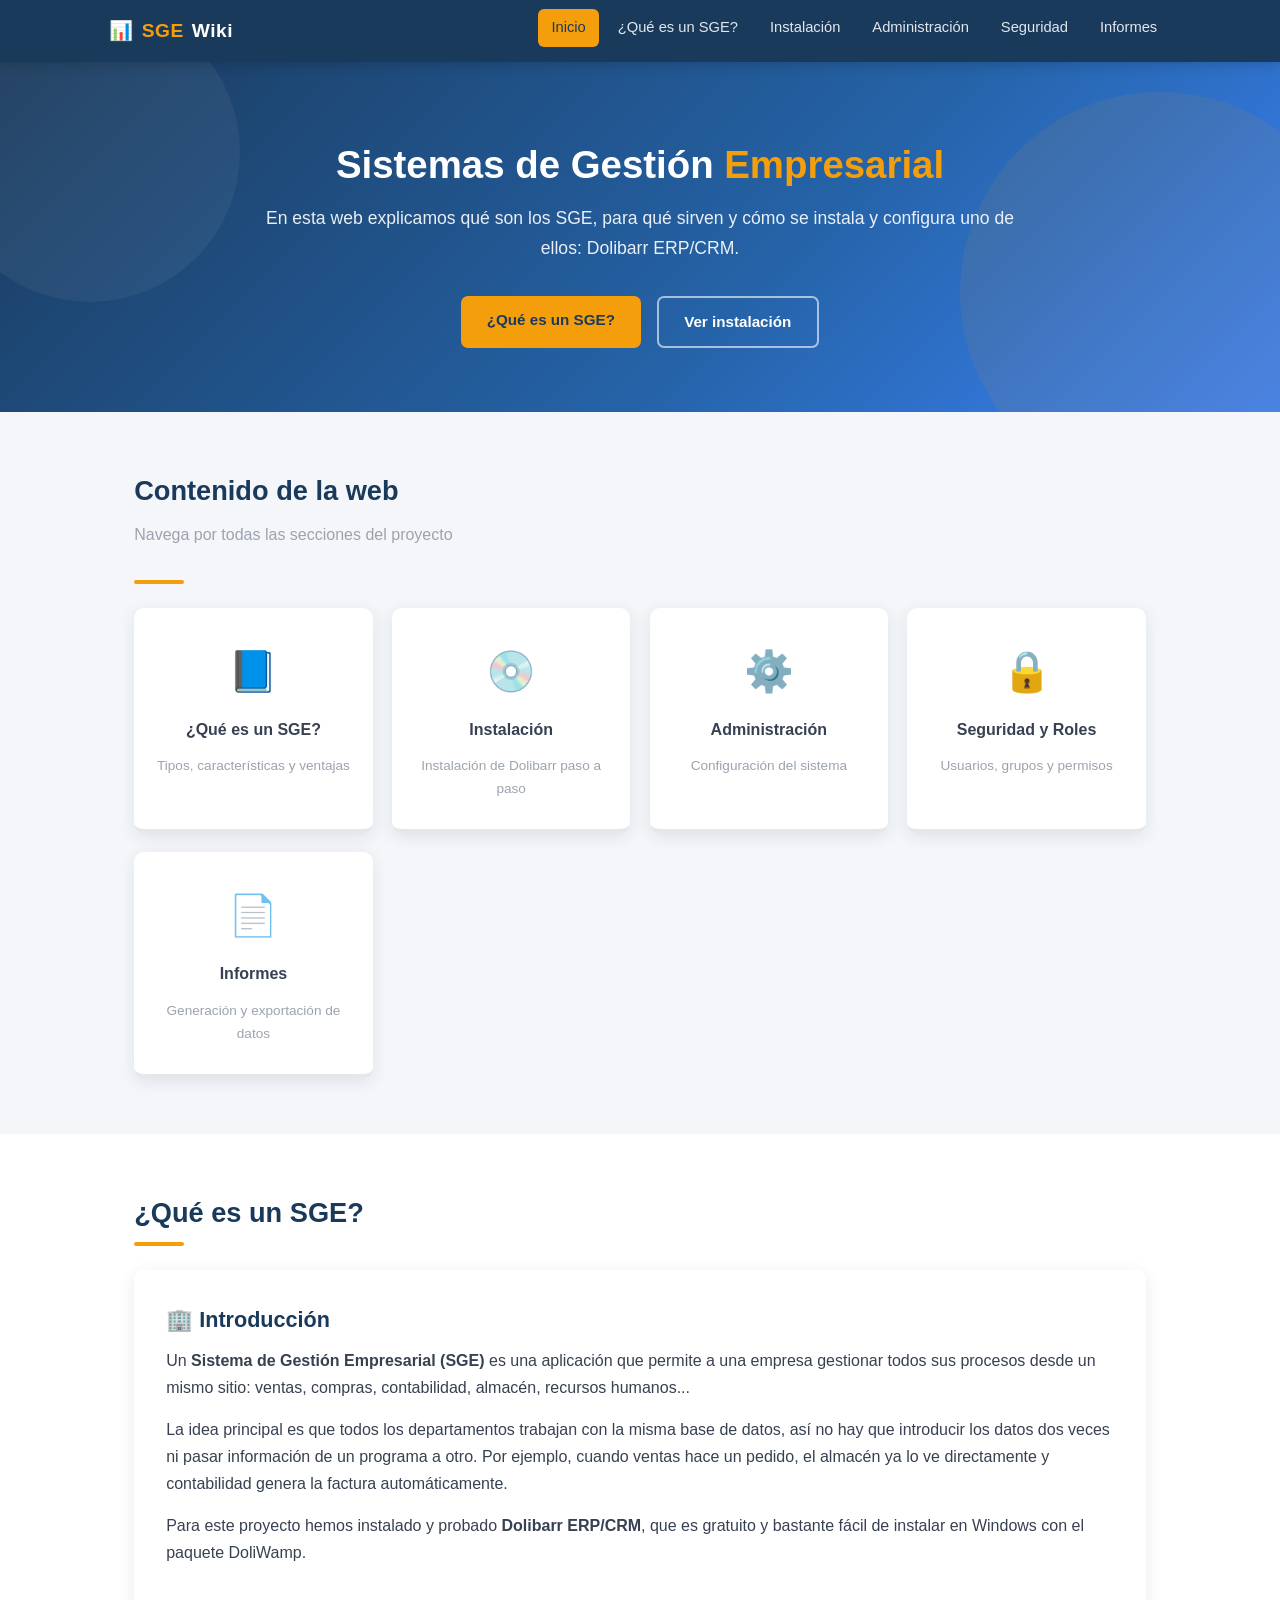
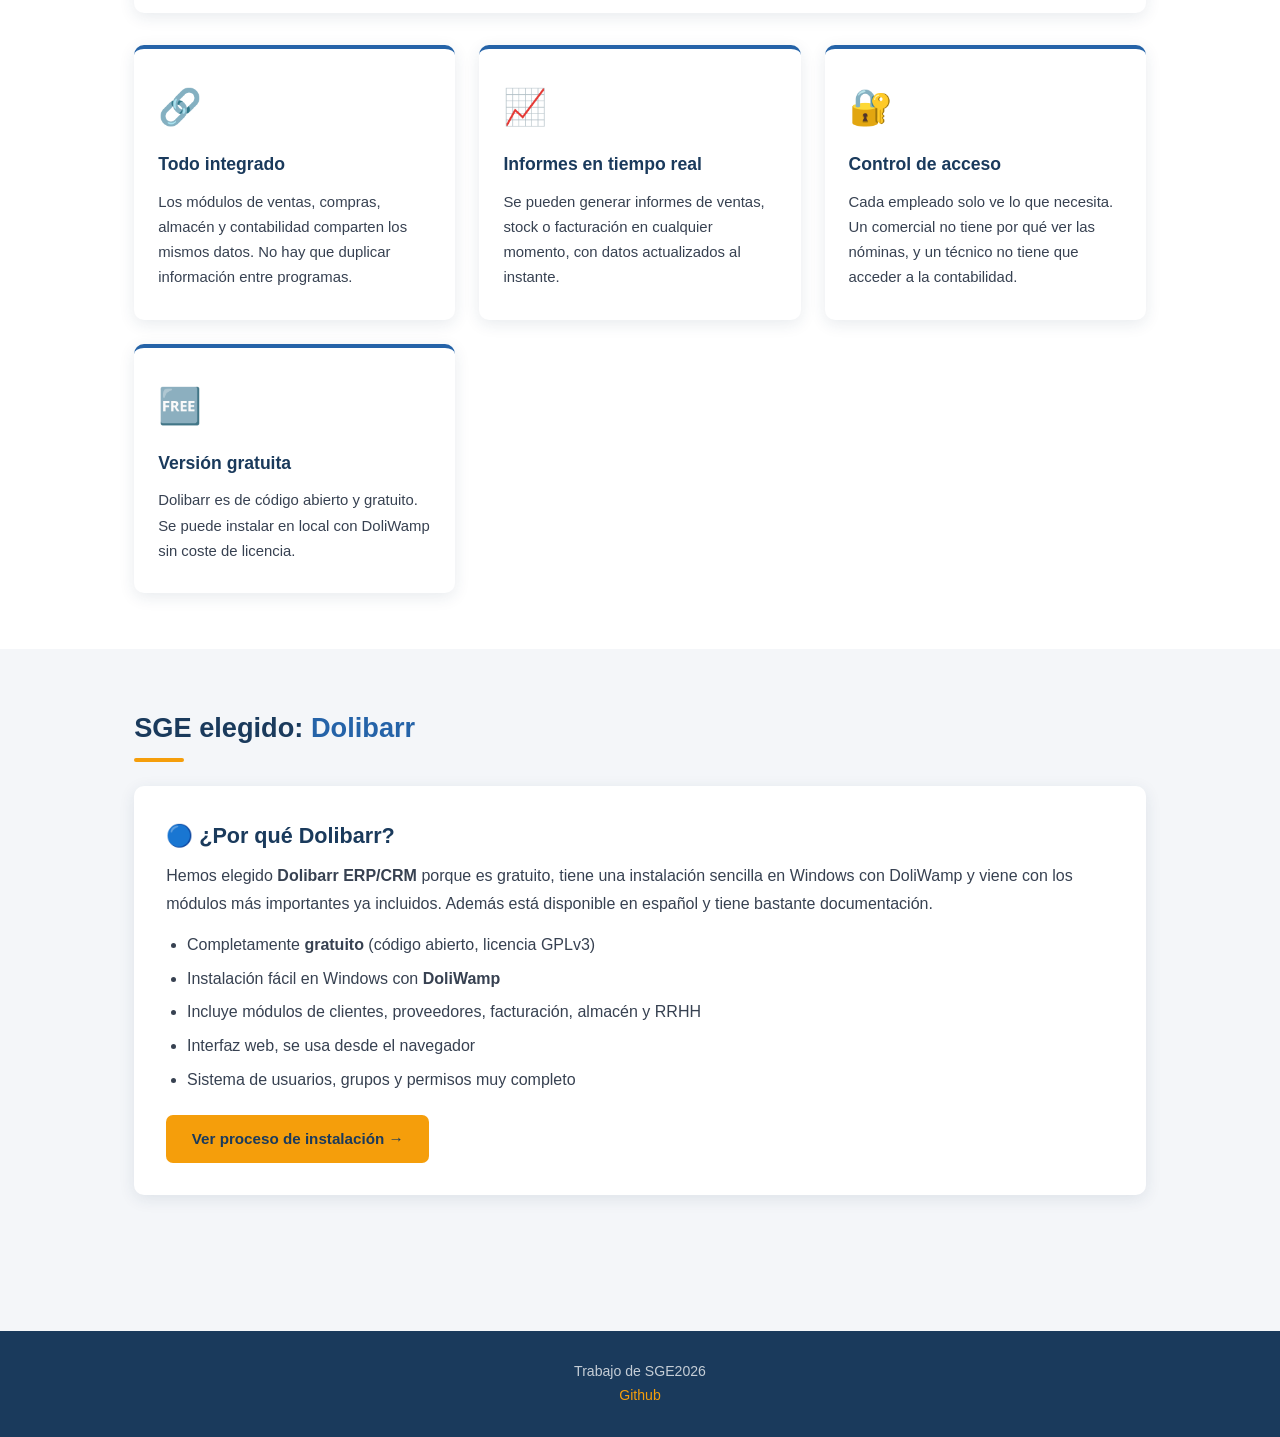
<file: index.html>
<!DOCTYPE html>
<html lang="es">
<head>
  <meta charset="UTF-8" />
  <meta name="viewport" content="width=device-width, initial-scale=1.0" />
  <title>SGE – Sistemas de Gestión Empresarial</title>
  <link rel="stylesheet" href="css/style.css" />
</head>
<body>

  <nav class="navbar">
    <div class="nav-inner">
      <a href="index.html" class="nav-logo">📊 <span>SGE</span> Wiki</a>
      <button class="hamburguesa" aria-label="Menú">
        <span></span><span></span><span></span>
      </button>
      <ul class="nav-links">
        <li><a href="index.html">Inicio</a></li>
        <li><a href="pages/que-es-sge.html">¿Qué es un SGE?</a></li>
        <li><a href="pages/instalacion.html">Instalación</a></li>
        <li><a href="pages/administracion.html">Administración</a></li>
        <li><a href="pages/seguridad.html">Seguridad</a></li>
        <li><a href="pages/informes.html">Informes</a></li>
      </ul>
    </div>
  </nav>

  <header class="hero">
    <div class="hero-contenido">
      <h1>Sistemas de Gestión <span>Empresarial</span></h1>
      <p>En esta web explicamos qué son los SGE, para qué sirven y cómo se instala y configura uno de ellos: Dolibarr ERP/CRM.</p>
      <div class="hero-botones">
        <a href="pages/que-es-sge.html" class="btn btn-primario">¿Qué es un SGE?</a>
        <a href="pages/instalacion.html" class="btn btn-secundario">Ver instalación</a>
      </div>
    </div>
  </header>

  <section class="seccion">
    <div class="container">
      <h2 class="seccion-titulo">Contenido de la web</h2>
      <p class="seccion-subtitulo">Navega por todas las secciones del proyecto</p>
      <div class="linea-decorativa"></div>

      <div class="paginas-grid">
        <a href="pages/que-es-sge.html" class="pagina-card">
          <div class="icono-grande">📘</div>
          <h3>¿Qué es un SGE?</h3>
          <p>Tipos, características y ventajas</p>
        </a>
        <a href="pages/instalacion.html" class="pagina-card">
          <div class="icono-grande">💿</div>
          <h3>Instalación</h3>
          <p>Instalación de Dolibarr paso a paso</p>
        </a>
        <a href="pages/administracion.html" class="pagina-card">
          <div class="icono-grande">⚙️</div>
          <h3>Administración</h3>
          <p>Configuración del sistema</p>
        </a>
        <a href="pages/seguridad.html" class="pagina-card">
          <div class="icono-grande">🔒</div>
          <h3>Seguridad y Roles</h3>
          <p>Usuarios, grupos y permisos</p>
        </a>
        <a href="pages/informes.html" class="pagina-card">
          <div class="icono-grande">📄</div>
          <h3>Informes</h3>
          <p>Generación y exportación de datos</p>
        </a>
      </div>
    </div>
  </section>

  <section class="seccion" style="background: white;">
    <div class="container">
      <h2 class="seccion-titulo">¿Qué es un SGE?</h2>
      <div class="linea-decorativa"></div>

      <div class="caja-texto">
        <h2>🏢 Introducción</h2>
        <p>Un <strong>Sistema de Gestión Empresarial (SGE)</strong> es una aplicación que permite a una empresa gestionar todos sus procesos desde un mismo sitio: ventas, compras, contabilidad, almacén, recursos humanos...</p>
        <p>La idea principal es que todos los departamentos trabajan con la misma base de datos, así no hay que introducir los datos dos veces ni pasar información de un programa a otro. Por ejemplo, cuando ventas hace un pedido, el almacén ya lo ve directamente y contabilidad genera la factura automáticamente.</p>
        <p>Para este proyecto hemos instalado y probado <strong>Dolibarr ERP/CRM</strong>, que es gratuito y bastante fácil de instalar en Windows con el paquete DoliWamp.</p>
      </div>

      <div class="tarjetas-grid">
        <div class="tarjeta">
          <div class="tarjeta-icono">🔗</div>
          <h3>Todo integrado</h3>
          <p>Los módulos de ventas, compras, almacén y contabilidad comparten los mismos datos. No hay que duplicar información entre programas.</p>
        </div>
        <div class="tarjeta">
          <div class="tarjeta-icono">📈</div>
          <h3>Informes en tiempo real</h3>
          <p>Se pueden generar informes de ventas, stock o facturación en cualquier momento, con datos actualizados al instante.</p>
        </div>
        <div class="tarjeta">
          <div class="tarjeta-icono">🔐</div>
          <h3>Control de acceso</h3>
          <p>Cada empleado solo ve lo que necesita. Un comercial no tiene por qué ver las nóminas, y un técnico no tiene que acceder a la contabilidad.</p>
        </div>
        <div class="tarjeta">
          <div class="tarjeta-icono">🆓</div>
          <h3>Versión gratuita</h3>
          <p>Dolibarr es de código abierto y gratuito. Se puede instalar en local con DoliWamp sin coste de licencia.</p>
        </div>
      </div>
    </div>
  </section>

  <section class="seccion">
    <div class="container">
      <h2 class="seccion-titulo">SGE elegido: <span style="color:var(--azul-claro)">Dolibarr</span></h2>
      <div class="linea-decorativa"></div>

      <div class="caja-texto">
        <h2>🔵 ¿Por qué Dolibarr?</h2>
        <p>Hemos elegido <strong>Dolibarr ERP/CRM</strong> porque es gratuito, tiene una instalación sencilla en Windows con DoliWamp y viene con los módulos más importantes ya incluidos. Además está disponible en español y tiene bastante documentación.</p>
        <ul>
          <li>Completamente <strong>gratuito</strong> (código abierto, licencia GPLv3)</li>
          <li>Instalación fácil en Windows con <strong>DoliWamp</strong></li>
          <li>Incluye módulos de clientes, proveedores, facturación, almacén y RRHH</li>
          <li>Interfaz web, se usa desde el navegador</li>
          <li>Sistema de usuarios, grupos y permisos muy completo</li>
        </ul>
        <a href="pages/instalacion.html" class="btn btn-primario" style="margin-top:0.5rem">Ver proceso de instalación →</a>
      </div>
    </div>
  </section>

  <footer>
    <p>Trabajo de SGE<span id="anio"> </span></p><a href="https://nichjhdgh.github.io/sge-trabajo/"><p>Github</p></a>
  </footer>
  <script src="js/main.js"></script>
</body>
</html>
</file>
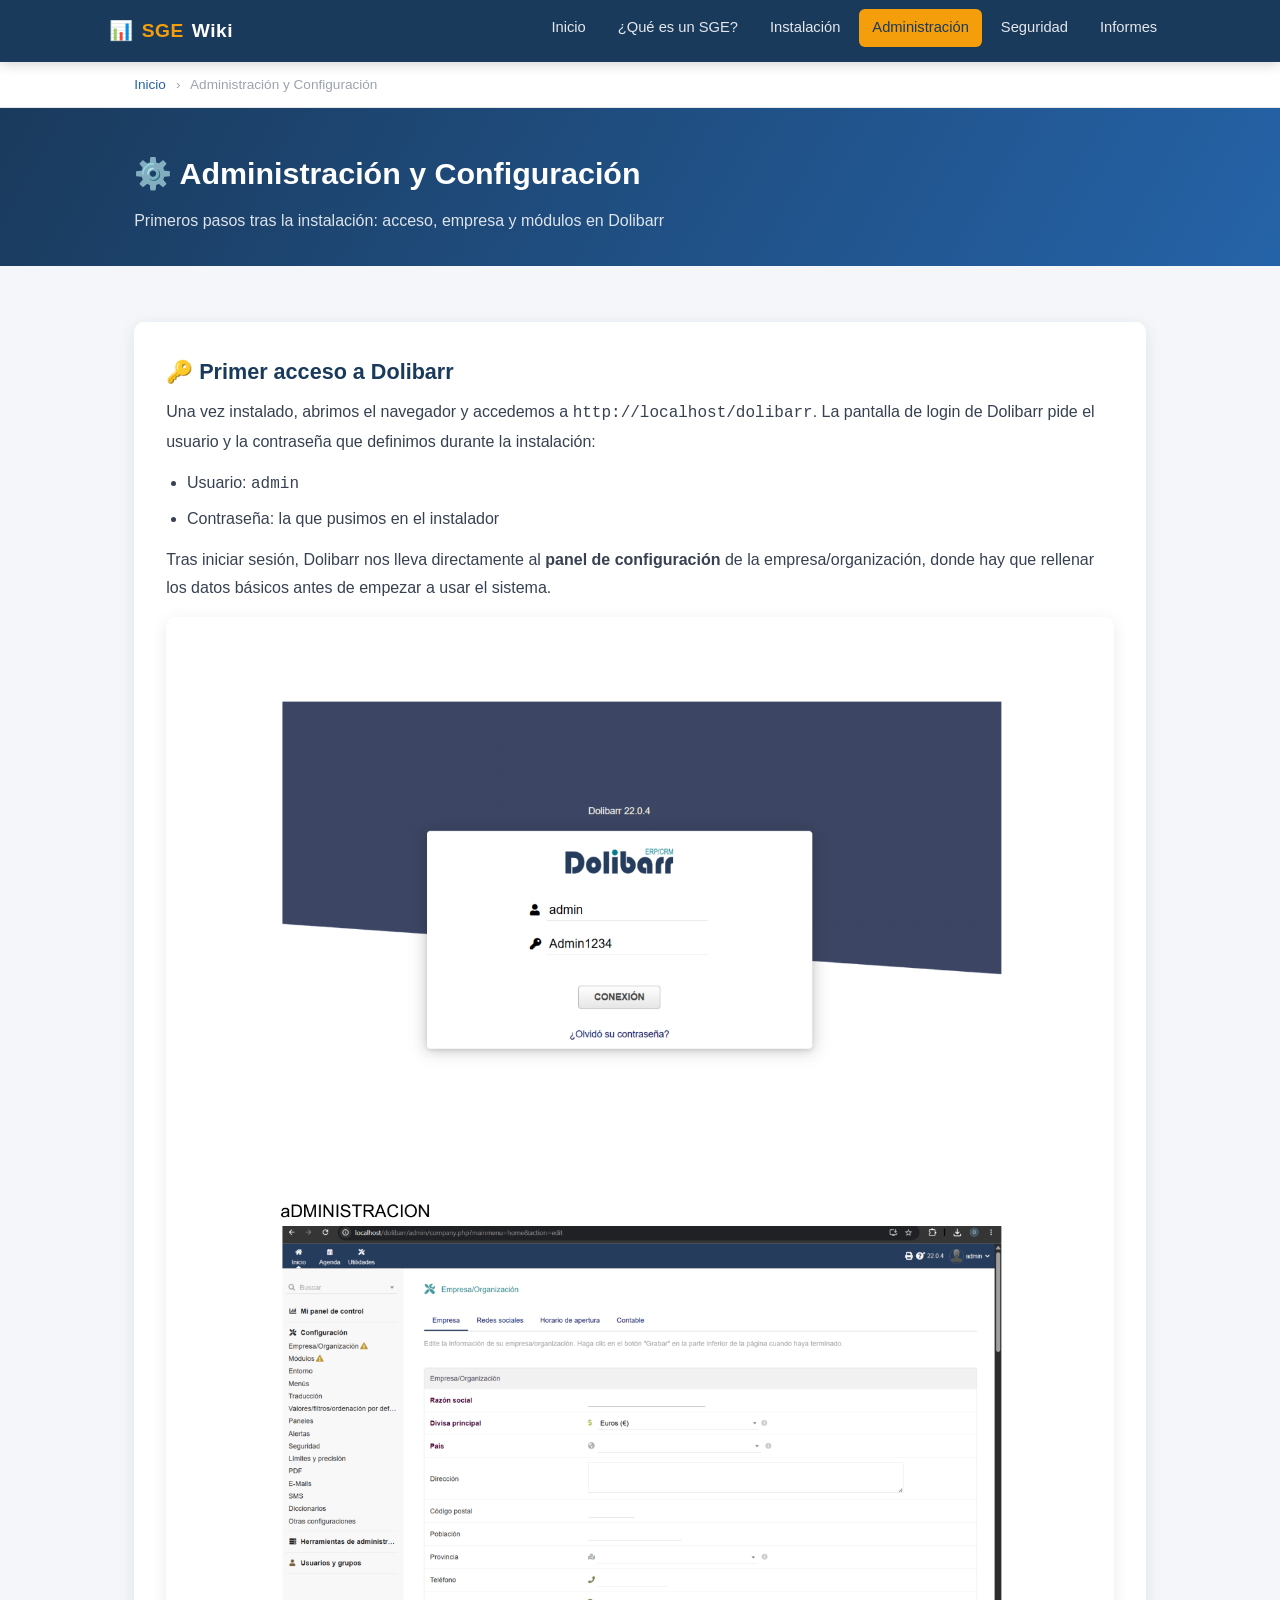
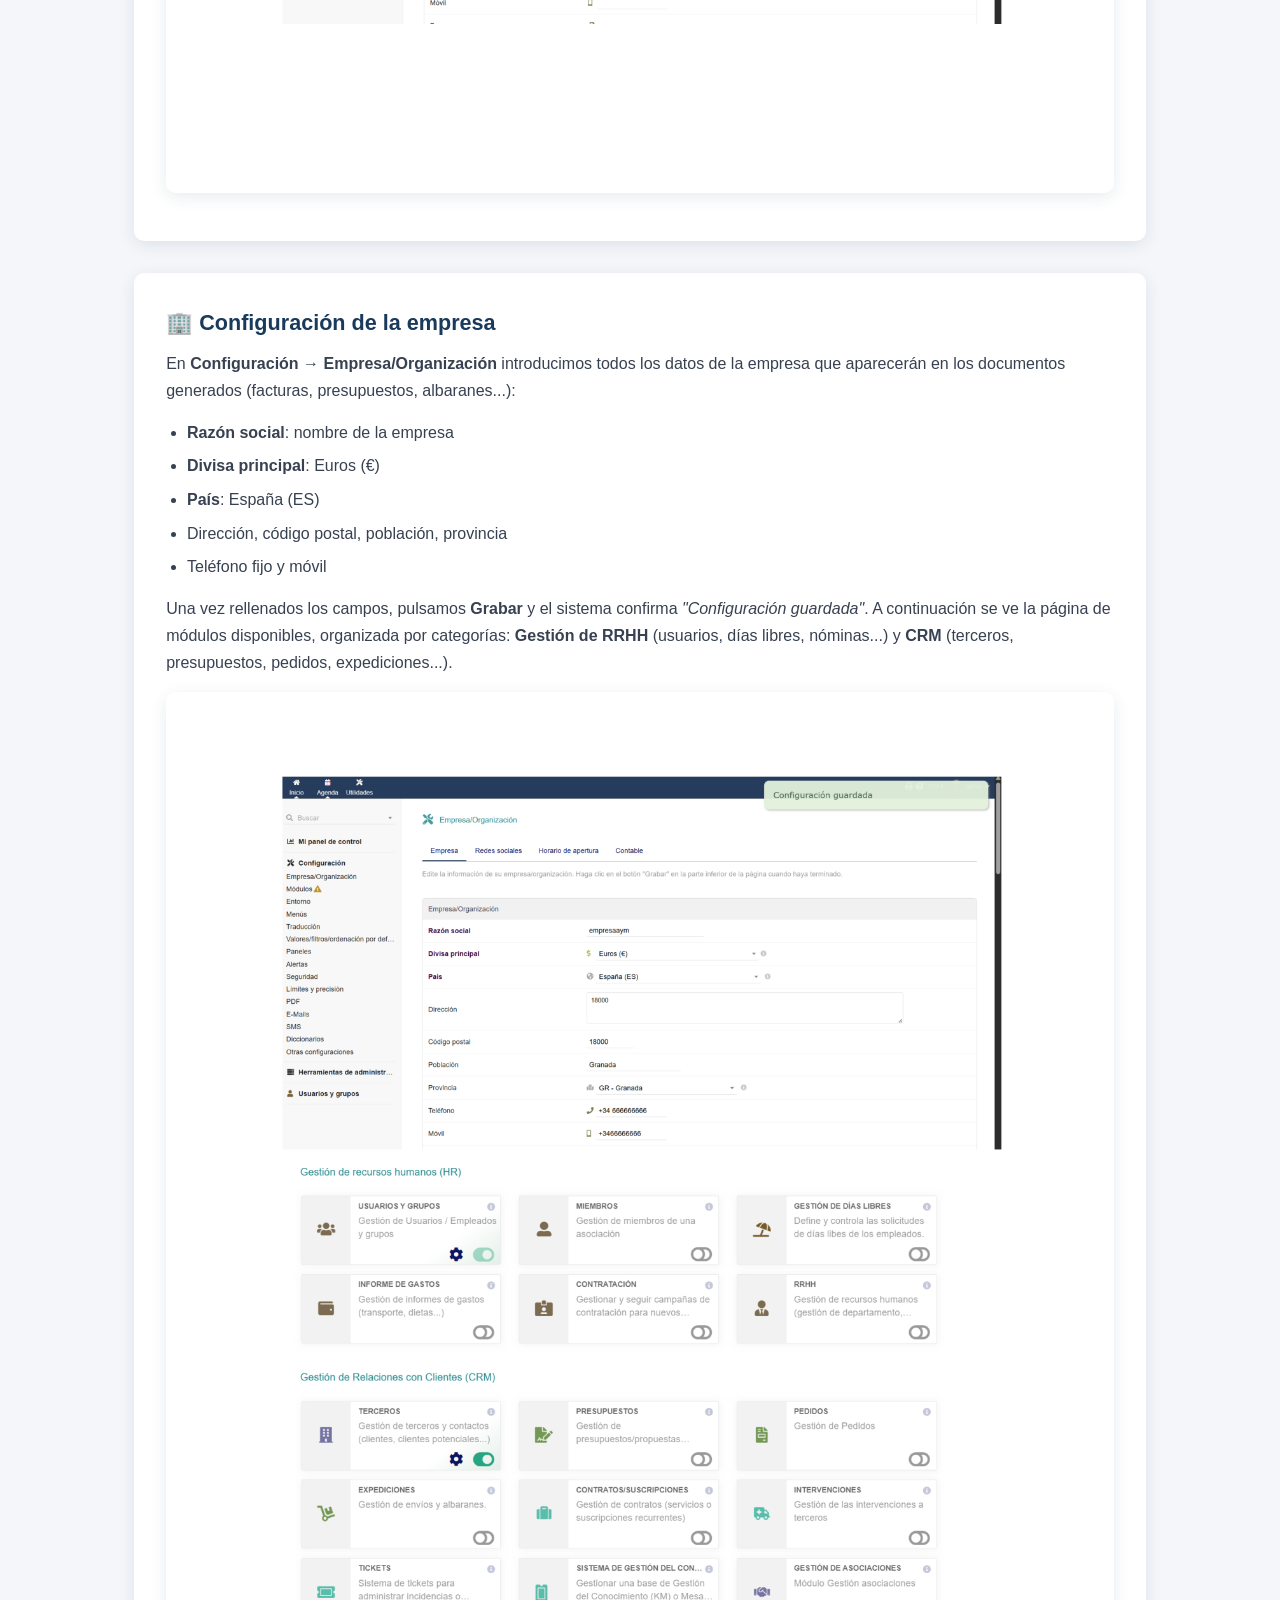
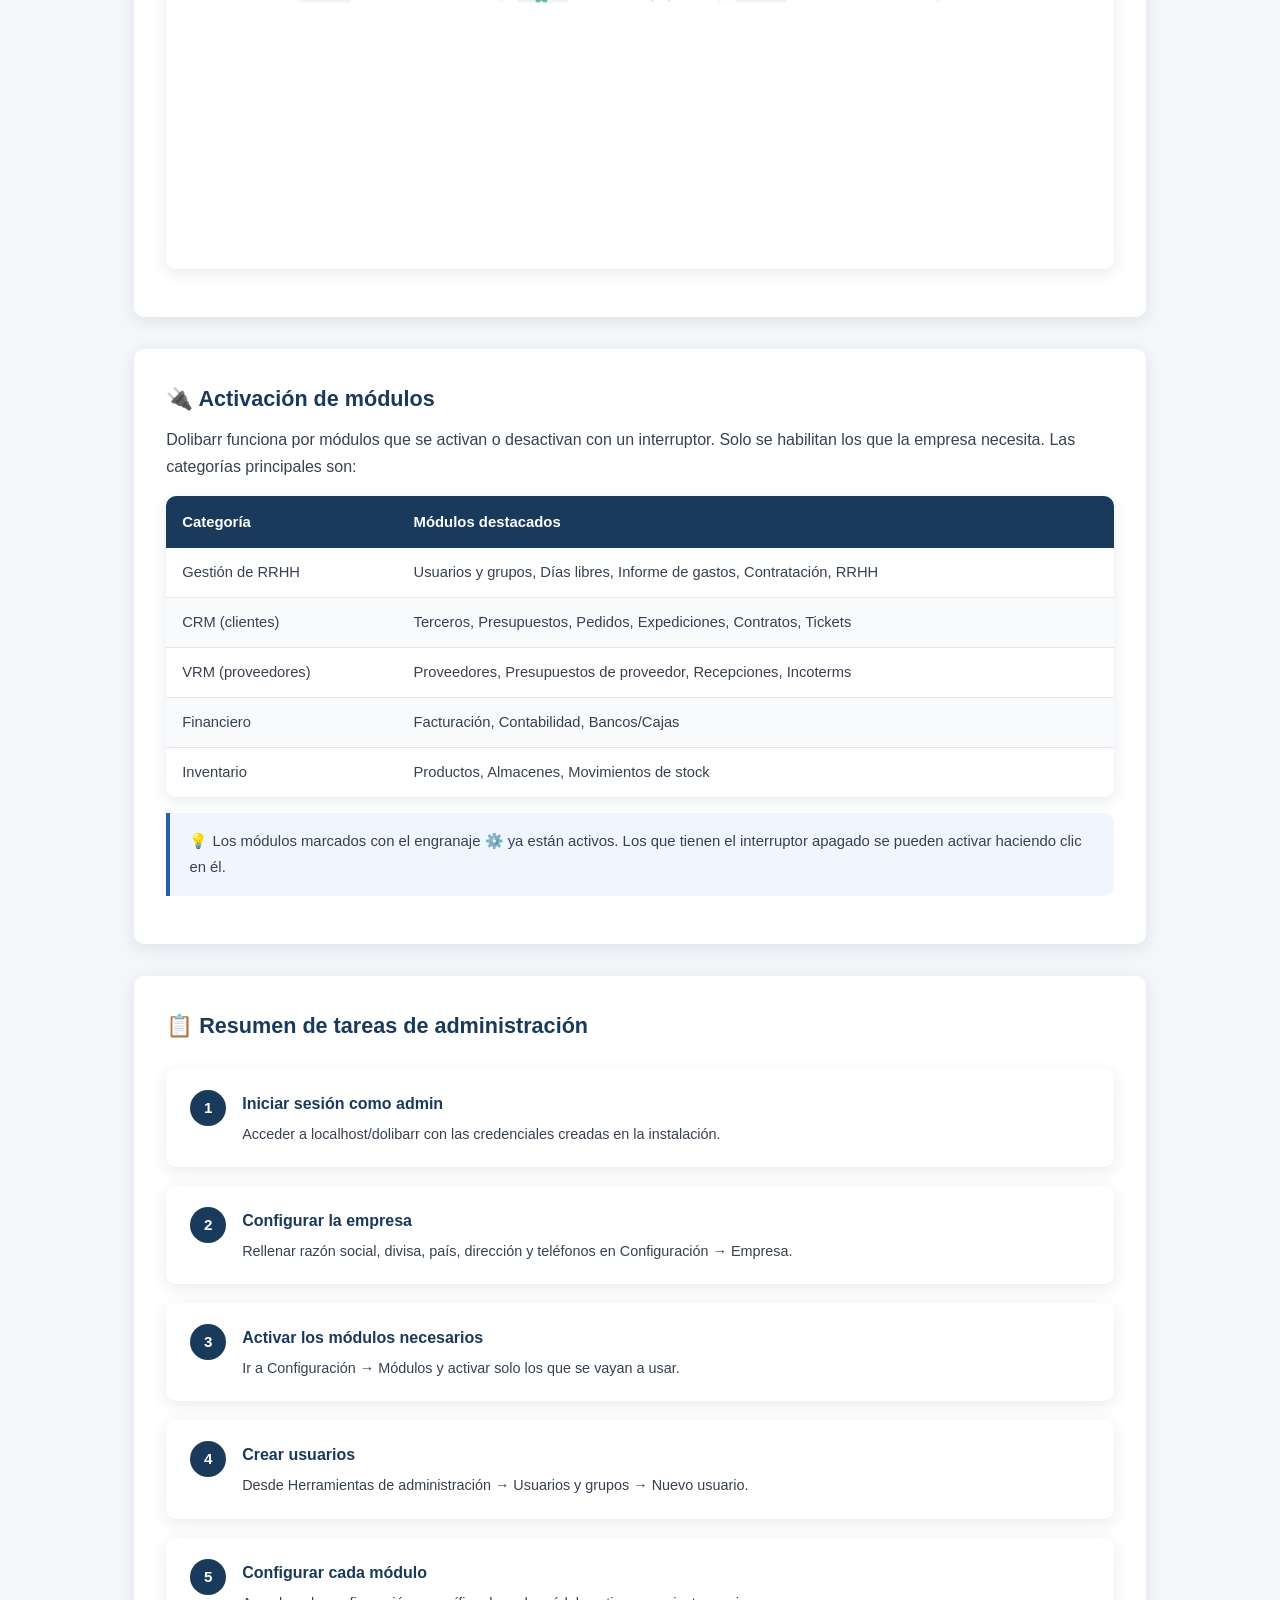
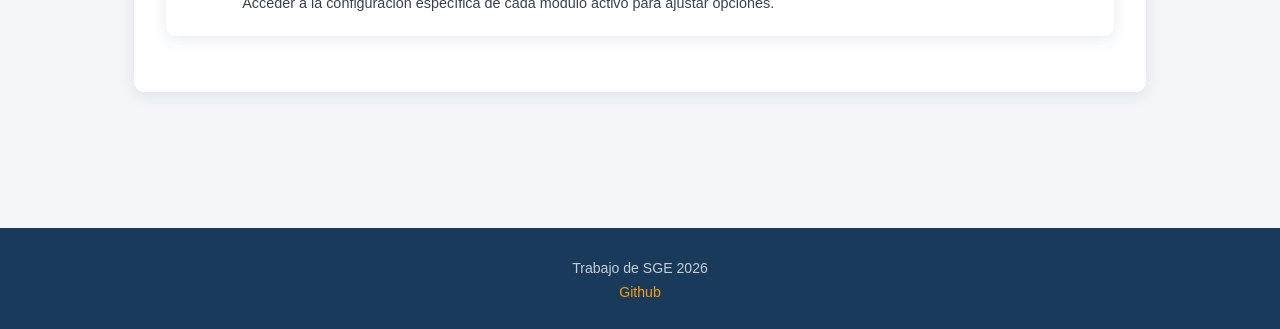
<file: pages/administracion.html>
<!DOCTYPE html>
<html lang="es">
<head>
  <meta charset="UTF-8" />
  <meta name="viewport" content="width=device-width, initial-scale=1.0" />
  <title>Administración – SGE Wiki</title>
  <link rel="stylesheet" href="../css/style.css" />
</head>
<body>

  <nav class="navbar">
    <div class="nav-inner">
      <a href="../index.html" class="nav-logo">📊 <span>SGE</span> Wiki</a>
      <button class="hamburguesa" aria-label="Menú">
        <span></span><span></span><span></span>
      </button>
      <ul class="nav-links">
        <li><a href="../index.html">Inicio</a></li>
        <li><a href="que-es-sge.html">¿Qué es un SGE?</a></li>
        <li><a href="instalacion.html">Instalación</a></li>
        <li><a href="administracion.html">Administración</a></li>
        <li><a href="seguridad.html">Seguridad</a></li>
        <li><a href="informes.html">Informes</a></li>
      </ul>
    </div>
  </nav>

  <div class="breadcrumb">
    <div class="container">
      <a href="../index.html">Inicio</a>
      <span>›</span>
      Administración y Configuración
    </div>
  </div>

  <div class="page-header">
    <div class="container">
      <h1>⚙️ Administración y Configuración</h1>
      <p>Primeros pasos tras la instalación: acceso, empresa y módulos en Dolibarr</p>
    </div>
  </div>

  <section class="seccion">
    <div class="container">

      <div class="caja-texto">
        <h2>🔑 Primer acceso a Dolibarr</h2>
        <p>Una vez instalado, abrimos el navegador y accedemos a <code>http://localhost/dolibarr</code>. La pantalla de login de Dolibarr pide el usuario y la contraseña que definimos durante la instalación:</p>
        <ul>
          <li>Usuario: <code>admin</code></li>
          <li>Contraseña: la que pusimos en el instalador</li>
        </ul>
        <p>Tras iniciar sesión, Dolibarr nos lleva directamente al <strong>panel de configuración</strong> de la empresa/organización, donde hay que rellenar los datos básicos antes de empezar a usar el sistema.</p>
        <img src="../img/admin_01_login_config.png" alt="Pantalla de login de Dolibarr con usuario admin y contraseña, y panel de configuración de empresa con menú lateral de ajustes" class="foto-seccion" />
      </div>

      <div class="caja-texto">
        <h2>🏢 Configuración de la empresa</h2>
        <p>En <strong>Configuración → Empresa/Organización</strong> introducimos todos los datos de la empresa que aparecerán en los documentos generados (facturas, presupuestos, albaranes...):</p>
        <ul>
          <li><strong>Razón social</strong>: nombre de la empresa</li>
          <li><strong>Divisa principal</strong>: Euros (€)</li>
          <li><strong>País</strong>: España (ES)</li>
          <li>Dirección, código postal, población, provincia</li>
          <li>Teléfono fijo y móvil</li>
        </ul>
        <p>Una vez rellenados los campos, pulsamos <strong>Grabar</strong> y el sistema confirma <em>"Configuración guardada"</em>. A continuación se ve la página de módulos disponibles, organizada por categorías: <strong>Gestión de RRHH</strong> (usuarios, días libres, nóminas...) y <strong>CRM</strong> (terceros, presupuestos, pedidos, expediciones...).</p>
        <img src="../img/admin_02_empresa_mods.png" alt="Formulario de empresa/organización guardado con datos de la empresa y vista de módulos disponibles HR y CRM con sus interruptores de activación" class="foto-seccion" />
      </div>

      <div class="caja-texto">
        <h2>🔌 Activación de módulos</h2>
        <p>Dolibarr funciona por módulos que se activan o desactivan con un interruptor. Solo se habilitan los que la empresa necesita. Las categorías principales son:</p>
        <div class="tabla-wrapper">
          <table>
            <thead><tr><th>Categoría</th><th>Módulos destacados</th></tr></thead>
            <tbody>
              <tr><td>Gestión de RRHH</td><td>Usuarios y grupos, Días libres, Informe de gastos, Contratación, RRHH</td></tr>
              <tr><td>CRM (clientes)</td><td>Terceros, Presupuestos, Pedidos, Expediciones, Contratos, Tickets</td></tr>
              <tr><td>VRM (proveedores)</td><td>Proveedores, Presupuestos de proveedor, Recepciones, Incoterms</td></tr>
              <tr><td>Financiero</td><td>Facturación, Contabilidad, Bancos/Cajas</td></tr>
              <tr><td>Inventario</td><td>Productos, Almacenes, Movimientos de stock</td></tr>
            </tbody>
          </table>
        </div>
        <div class="alerta-info">
          💡 Los módulos marcados con el engranaje ⚙️ ya están activos. Los que tienen el interruptor apagado se pueden activar haciendo clic en él.
        </div>
      </div>

      <div class="caja-texto">
        <h2>📋 Resumen de tareas de administración</h2>
        <div class="pasos">
          <div class="paso"><div class="paso-numero">1</div><div class="paso-contenido"><h4>Iniciar sesión como admin</h4><p>Acceder a localhost/dolibarr con las credenciales creadas en la instalación.</p></div></div>
          <div class="paso"><div class="paso-numero">2</div><div class="paso-contenido"><h4>Configurar la empresa</h4><p>Rellenar razón social, divisa, país, dirección y teléfonos en Configuración → Empresa.</p></div></div>
          <div class="paso"><div class="paso-numero">3</div><div class="paso-contenido"><h4>Activar los módulos necesarios</h4><p>Ir a Configuración → Módulos y activar solo los que se vayan a usar.</p></div></div>
          <div class="paso"><div class="paso-numero">4</div><div class="paso-contenido"><h4>Crear usuarios</h4><p>Desde Herramientas de administración → Usuarios y grupos → Nuevo usuario.</p></div></div>
          <div class="paso"><div class="paso-numero">5</div><div class="paso-contenido"><h4>Configurar cada módulo</h4><p>Acceder a la configuración específica de cada módulo activo para ajustar opciones.</p></div></div>
        </div>
      </div>

    </div>
  </section>

  <footer>
    <p>Trabajo de SGE <span id="anio"></span></p><a href="https://nichjhdgh.github.io/sge-trabajo/"><p>Github</p></a>
  </footer>
  <script src="../js/main.js"></script>
</body>
</html>
</file>
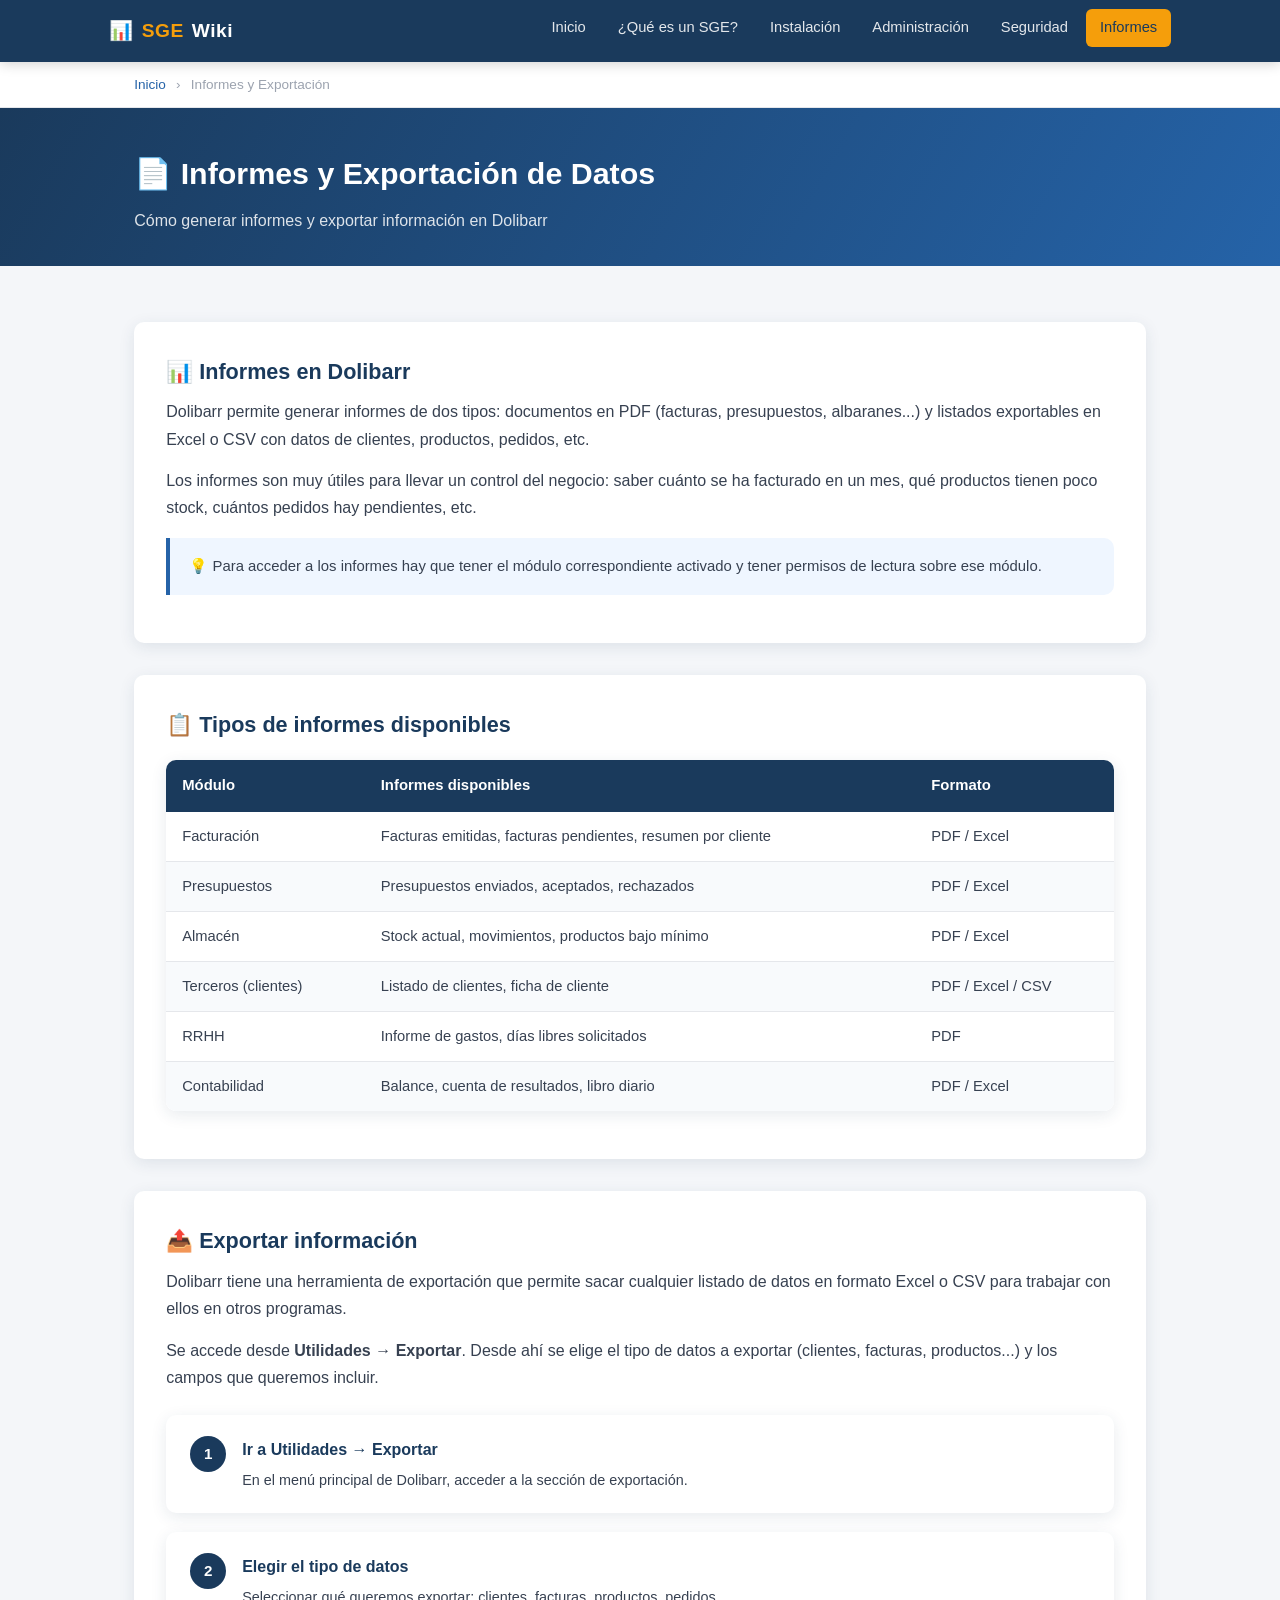
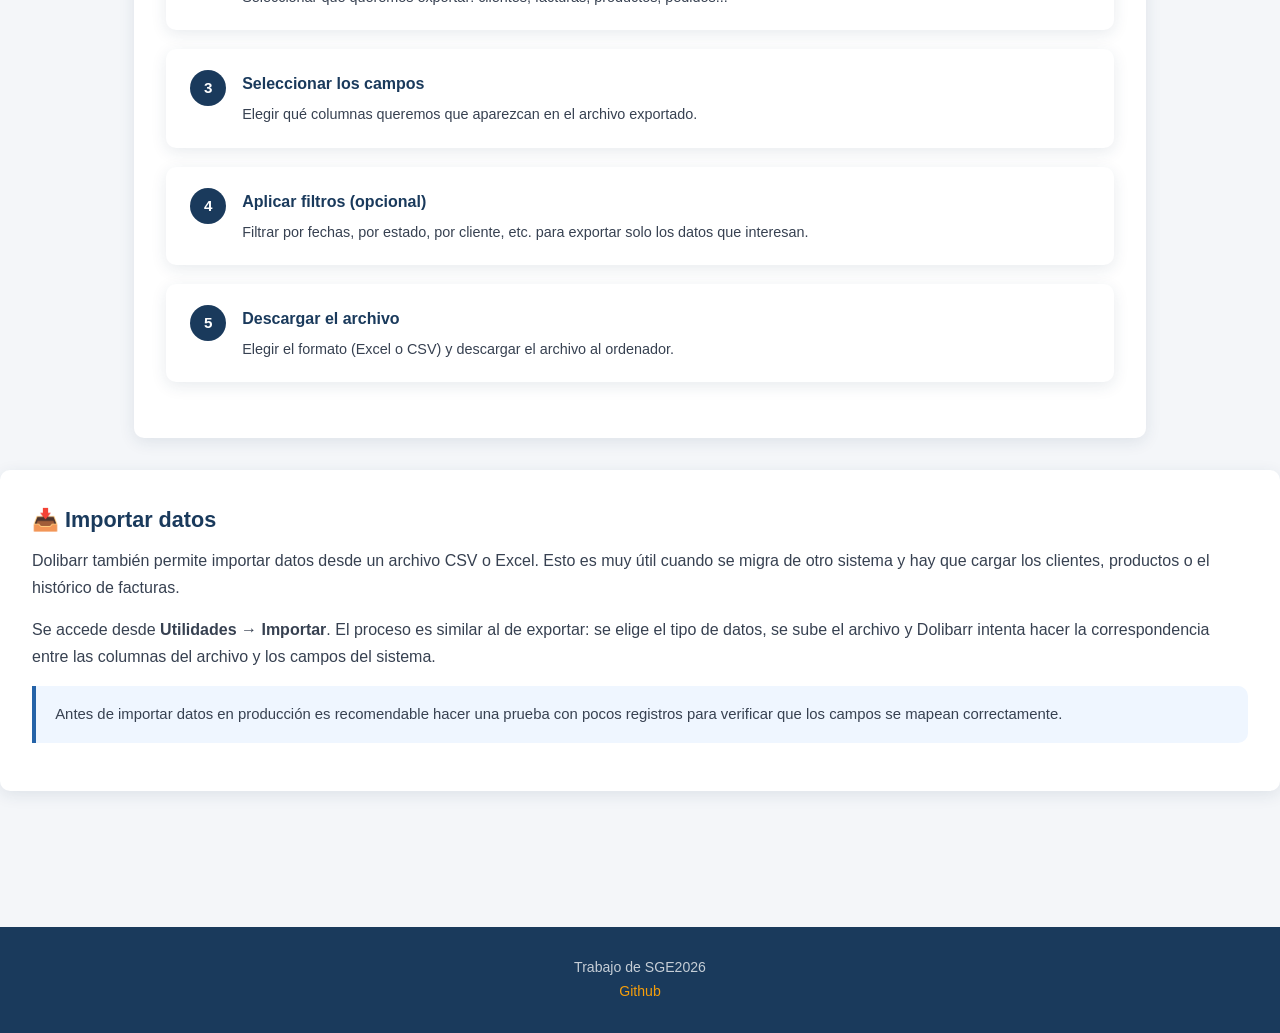
<file: pages/informes.html>
<!DOCTYPE html>
<html lang="es">
<head>
  <meta charset="UTF-8" />
  <meta name="viewport" content="width=device-width, initial-scale=1.0" />
  <title>Informes y Exportación – SGE Wiki</title>
  <link rel="stylesheet" href="../css/style.css" />
</head>
<body>

  <nav class="navbar">
    <div class="nav-inner">
      <a href="../index.html" class="nav-logo">📊 <span>SGE</span> Wiki</a>
      <button class="hamburguesa" aria-label="Menú">
        <span></span><span></span><span></span>
      </button>
      <ul class="nav-links">
        <li><a href="../index.html">Inicio</a></li>
        <li><a href="que-es-sge.html">¿Qué es un SGE?</a></li>
        <li><a href="instalacion.html">Instalación</a></li>
        <li><a href="administracion.html">Administración</a></li>
        <li><a href="seguridad.html">Seguridad</a></li>
        <li><a href="informes.html">Informes</a></li>
      </ul>
    </div>
  </nav>

  <div class="breadcrumb">
    <div class="container">
      <a href="../index.html">Inicio</a>
      <span>›</span>
      Informes y Exportación
    </div>
  </div>

  <div class="page-header">
    <div class="container">
      <h1>📄 Informes y Exportación de Datos</h1>
      <p>Cómo generar informes y exportar información en Dolibarr</p>
    </div>
  </div>

  <section class="seccion">
    <div class="container">

      <div class="caja-texto">
        <h2>📊 Informes en Dolibarr</h2>
        <p>Dolibarr permite generar informes de dos tipos: documentos en PDF (facturas, presupuestos, albaranes...) y listados exportables en Excel o CSV con datos de clientes, productos, pedidos, etc.</p>
        <p>Los informes son muy útiles para llevar un control del negocio: saber cuánto se ha facturado en un mes, qué productos tienen poco stock, cuántos pedidos hay pendientes, etc.</p>

        <div class="alerta-info">
          💡 Para acceder a los informes hay que tener el módulo correspondiente activado y tener permisos de lectura sobre ese módulo.
        </div>
      </div>

      

      <div class="caja-texto">
        <h2>📋 Tipos de informes disponibles</h2>
        <div class="tabla-wrapper">
          <table>
            <thead>
              <tr><th>Módulo</th><th>Informes disponibles</th><th>Formato</th></tr>
            </thead>
            <tbody>
              <tr><td>Facturación</td><td>Facturas emitidas, facturas pendientes, resumen por cliente</td><td>PDF / Excel</td></tr>
              <tr><td>Presupuestos</td><td>Presupuestos enviados, aceptados, rechazados</td><td>PDF / Excel</td></tr>
              <tr><td>Almacén</td><td>Stock actual, movimientos, productos bajo mínimo</td><td>PDF / Excel</td></tr>
              <tr><td>Terceros (clientes)</td><td>Listado de clientes, ficha de cliente</td><td>PDF / Excel / CSV</td></tr>
              <tr><td>RRHH</td><td>Informe de gastos, días libres solicitados</td><td>PDF</td></tr>
              <tr><td>Contabilidad</td><td>Balance, cuenta de resultados, libro diario</td><td>PDF / Excel</td></tr>
            </tbody>
          </table>
        </div>
      </div>

      <div class="caja-texto">
        <h2>📤 Exportar información</h2>
        <p>Dolibarr tiene una herramienta de exportación que permite sacar cualquier listado de datos en formato Excel o CSV para trabajar con ellos en otros programas.</p>
        <p>Se accede desde <strong>Utilidades → Exportar</strong>. Desde ahí se elige el tipo de datos a exportar (clientes, facturas, productos...) y los campos que queremos incluir.</p>

        <div class="pasos">
          <div class="paso">
            <div class="paso-numero">1</div>
            <div class="paso-contenido">
              <h4>Ir a Utilidades → Exportar</h4>
              <p>En el menú principal de Dolibarr, acceder a la sección de exportación.</p>
            </div>
          </div>
          <div class="paso">
            <div class="paso-numero">2</div>
            <div class="paso-contenido">
              <h4>Elegir el tipo de datos</h4>
              <p>Seleccionar qué queremos exportar: clientes, facturas, productos, pedidos...</p>
            </div>
          </div>
          <div class="paso">
            <div class="paso-numero">3</div>
            <div class="paso-contenido">
              <h4>Seleccionar los campos</h4>
              <p>Elegir qué columnas queremos que aparezcan en el archivo exportado.</p>
            </div>
          </div>
          <div class="paso">
            <div class="paso-numero">4</div>
            <div class="paso-contenido">
              <h4>Aplicar filtros (opcional)</h4>
              <p>Filtrar por fechas, por estado, por cliente, etc. para exportar solo los datos que interesan.</p>
            </div>
          </div>
          <div class="paso">
            <div class="paso-numero">5</div>
            <div class="paso-contenido">
              <h4>Descargar el archivo</h4>
              <p>Elegir el formato (Excel o CSV) y descargar el archivo al ordenador.</p>
            </div>
          </div>
        </div>
          </div>
        </div>
      </div>

      <div class="caja-texto">
        <h2>📥 Importar datos</h2>
        <p>Dolibarr también permite importar datos desde un archivo CSV o Excel. Esto es muy útil cuando se migra de otro sistema y hay que cargar los clientes, productos o el histórico de facturas.</p>
        <p>Se accede desde <strong>Utilidades → Importar</strong>. El proceso es similar al de exportar: se elige el tipo de datos, se sube el archivo y Dolibarr intenta hacer la correspondencia entre las columnas del archivo y los campos del sistema.</p>
        <div class="alerta-info">
           Antes de importar datos en producción es recomendable hacer una prueba con pocos registros para verificar que los campos se mapean correctamente.
        </div>
      </div>

    </div>
  </section>

  <footer>
    <p>Trabajo de SGE<span id="anio"></span></p><a href="https://nichjhdgh.github.io/sge-trabajo/"><p>Github</p></a>
  </footer>
  <script src="../js/main.js"></script>
</body>
</html>
</file>
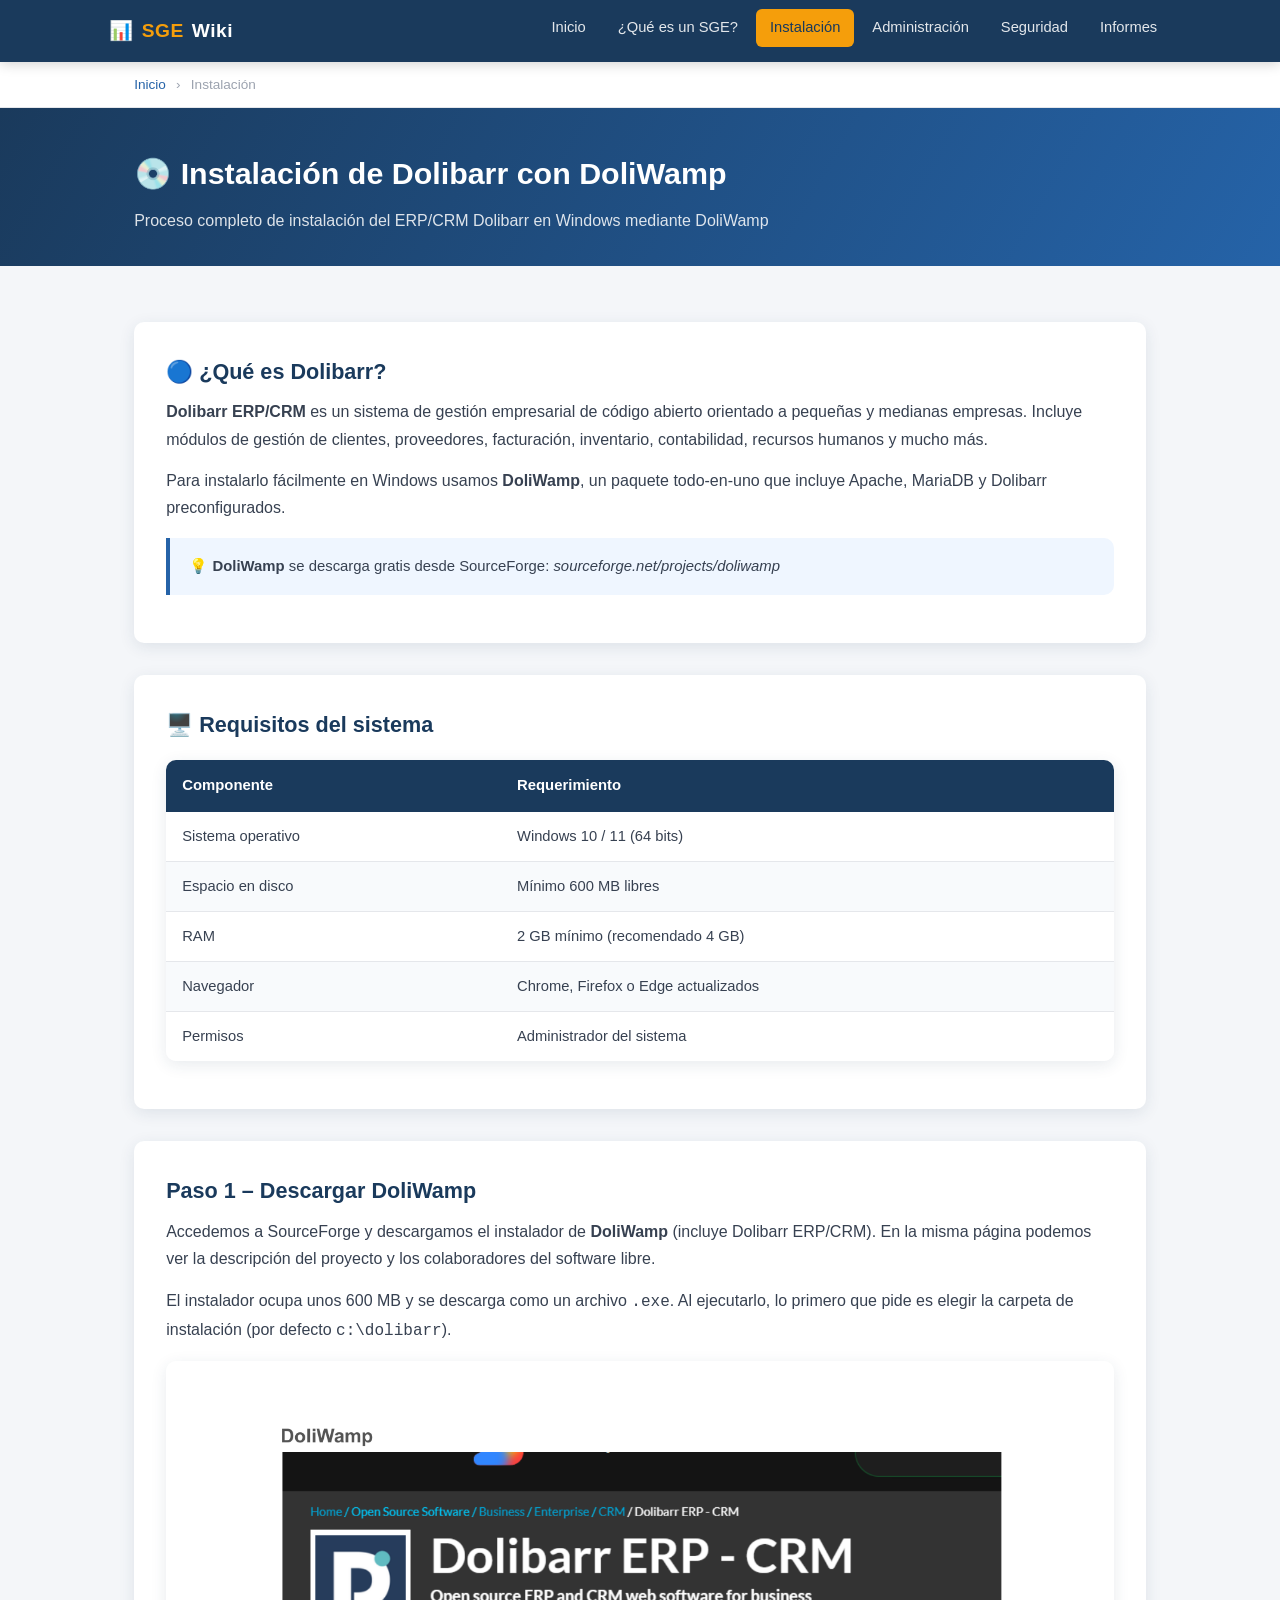
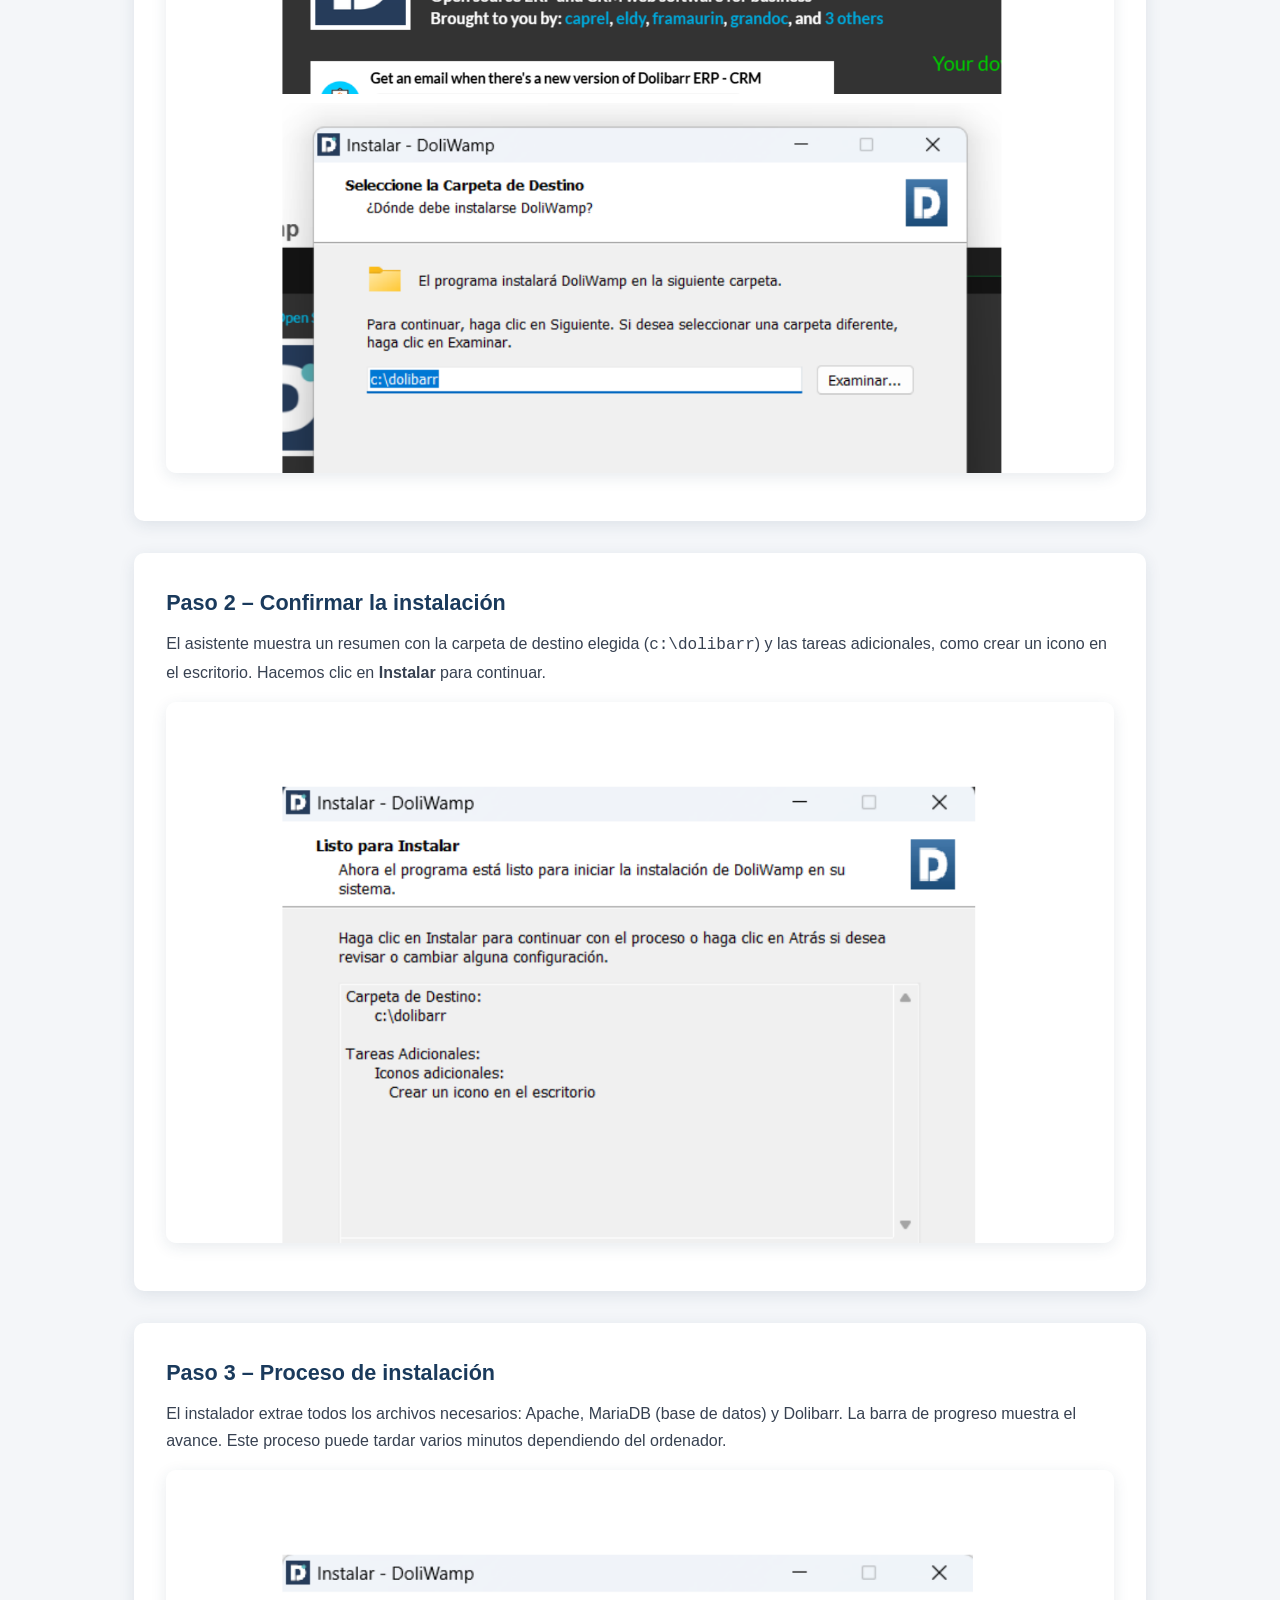
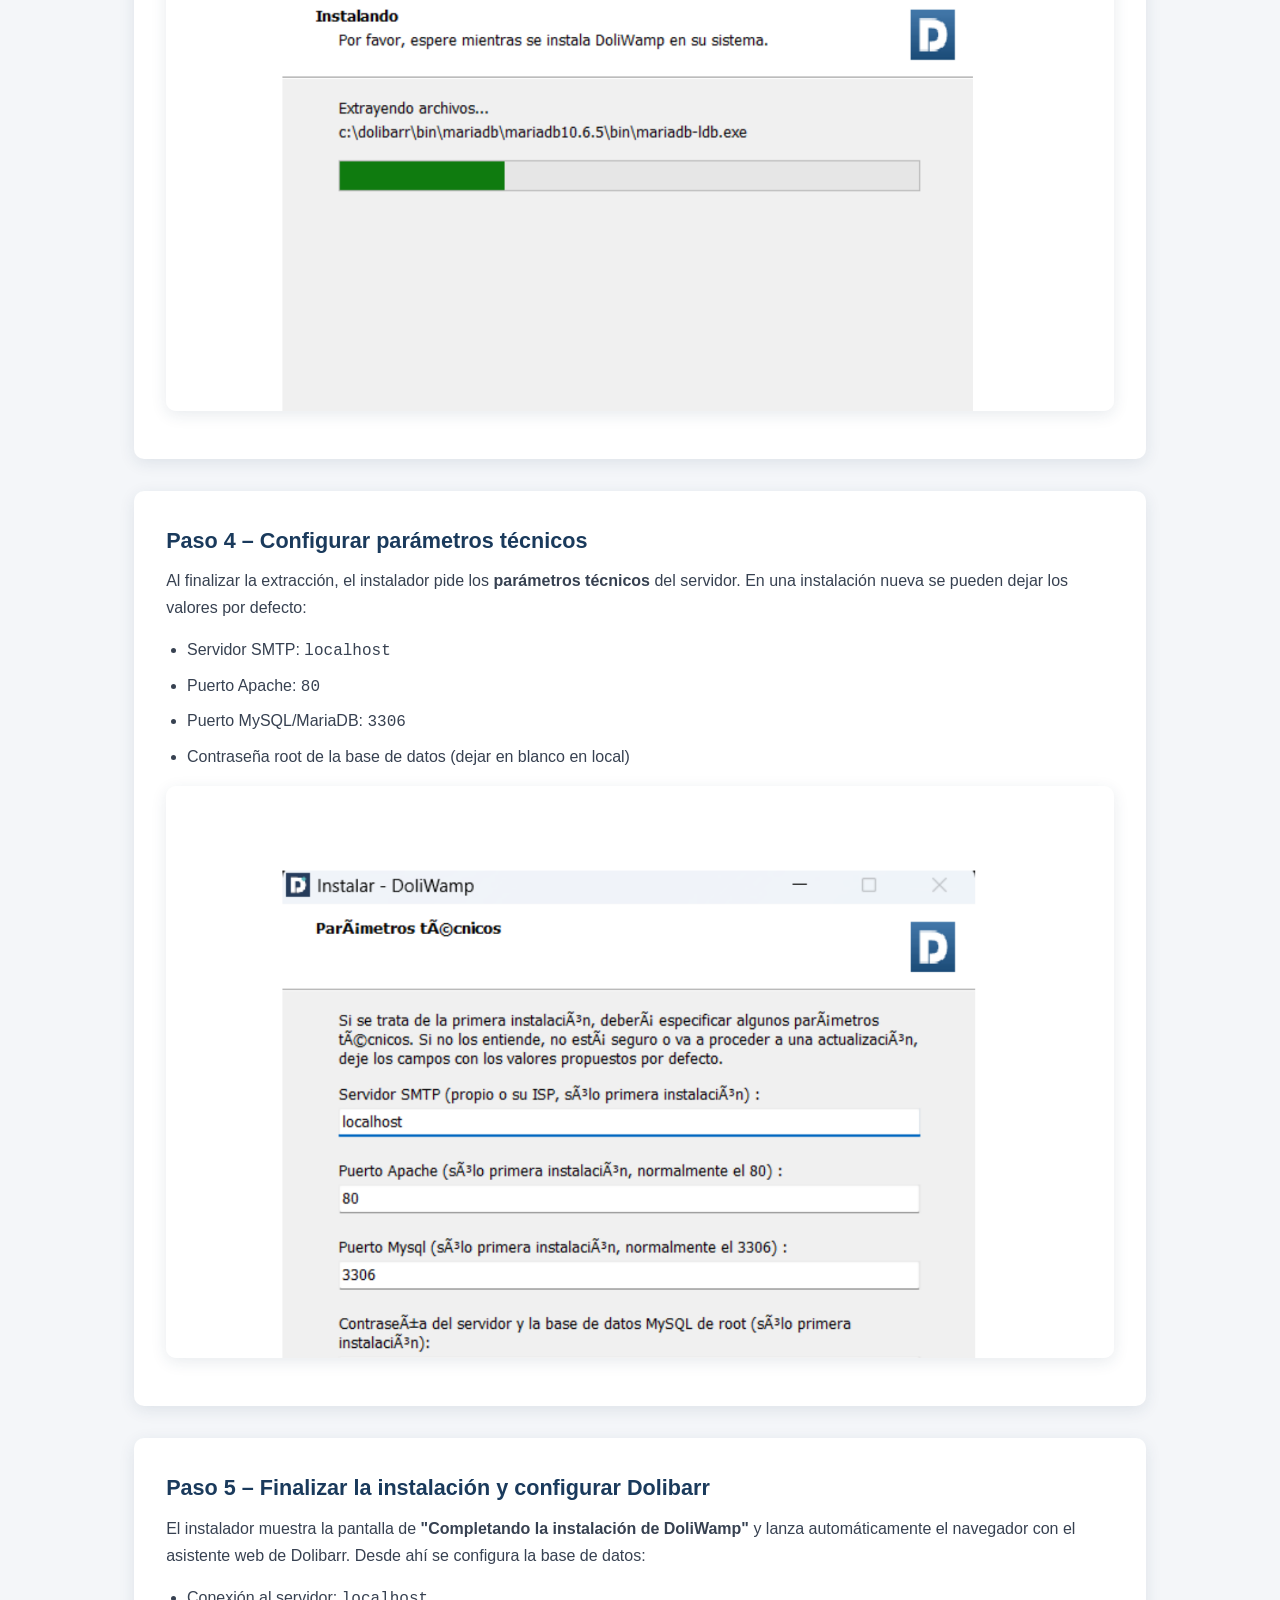
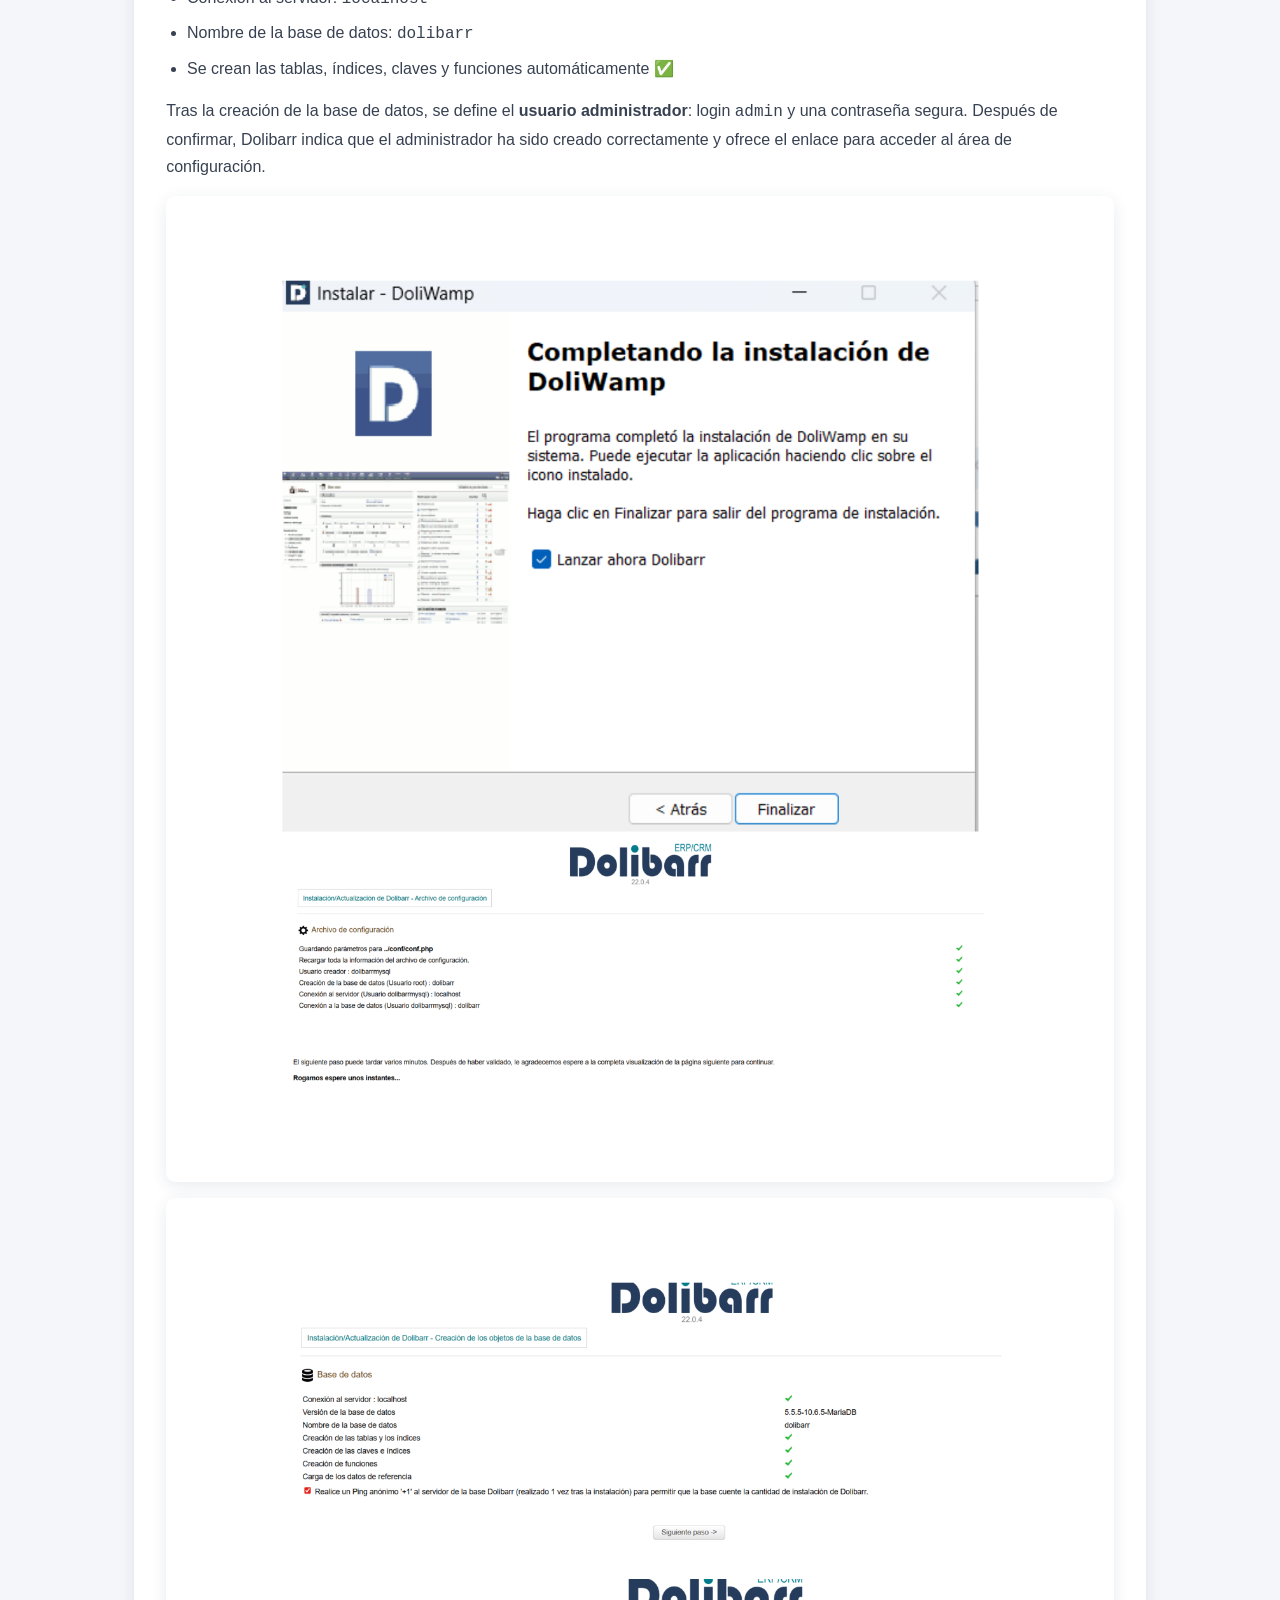
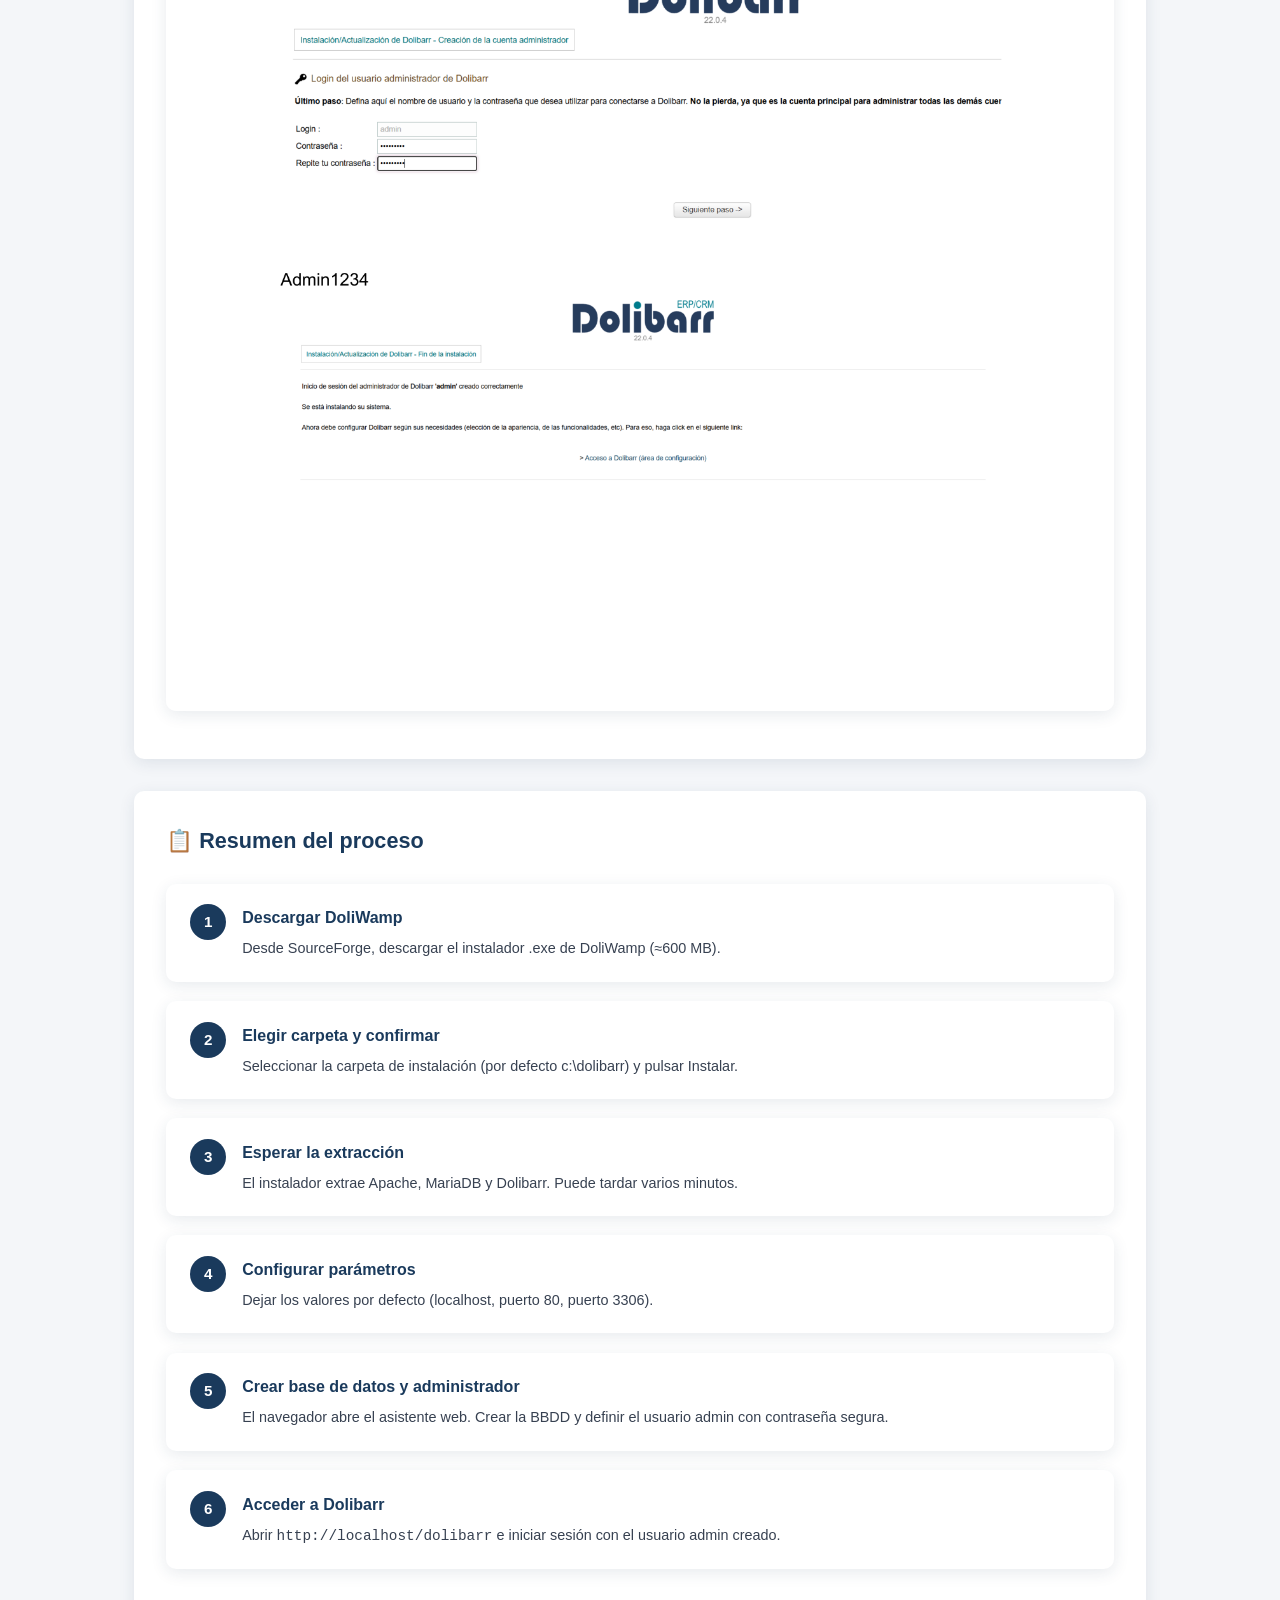
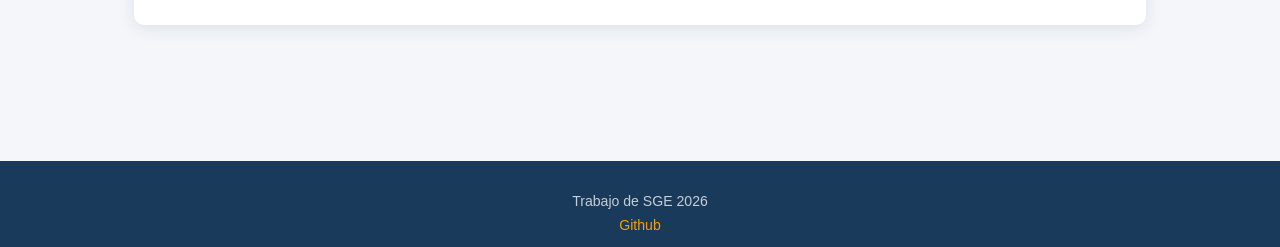
<file: pages/instalacion.html>
<!DOCTYPE html>
<html lang="es">
<head>
  <meta charset="UTF-8" />
  <meta name="viewport" content="width=device-width, initial-scale=1.0" />
  <title>Instalación de Dolibarr – SGE Wiki</title>
  <link rel="stylesheet" href="../css/style.css" />
</head>
<body>

  <nav class="navbar">
    <div class="nav-inner">
      <a href="../index.html" class="nav-logo">📊 <span>SGE</span> Wiki</a>
      <button class="hamburguesa" aria-label="Menú">
        <span></span><span></span><span></span>
      </button>
      <ul class="nav-links">
        <li><a href="../index.html">Inicio</a></li>
        <li><a href="que-es-sge.html">¿Qué es un SGE?</a></li>
        <li><a href="instalacion.html">Instalación</a></li>
        <li><a href="administracion.html">Administración</a></li>
        <li><a href="seguridad.html">Seguridad</a></li>
        <li><a href="informes.html">Informes</a></li>
      </ul>
    </div>
  </nav>

  <div class="breadcrumb">
    <div class="container">
      <a href="../index.html">Inicio</a>
      <span>›</span>
      Instalación
    </div>
  </div>

  <div class="page-header">
    <div class="container">
      <h1>💿 Instalación de Dolibarr con DoliWamp</h1>
      <p>Proceso completo de instalación del ERP/CRM Dolibarr en Windows mediante DoliWamp</p>
    </div>
  </div>

  <section class="seccion">
    <div class="container">

      <div class="caja-texto">
        <h2>🔵 ¿Qué es Dolibarr?</h2>
        <p><strong>Dolibarr ERP/CRM</strong> es un sistema de gestión empresarial de código abierto orientado a pequeñas y medianas empresas. Incluye módulos de gestión de clientes, proveedores, facturación, inventario, contabilidad, recursos humanos y mucho más.</p>
        <p>Para instalarlo fácilmente en Windows usamos <strong>DoliWamp</strong>, un paquete todo-en-uno que incluye Apache, MariaDB y Dolibarr preconfigurados.</p>
        <div class="alerta-info">
          💡 <strong>DoliWamp</strong> se descarga gratis desde SourceForge: <em>sourceforge.net/projects/doliwamp</em>
        </div>
      </div>

      <div class="caja-texto">
        <h2>🖥️ Requisitos del sistema</h2>
        <div class="tabla-wrapper">
          <table>
            <thead><tr><th>Componente</th><th>Requerimiento</th></tr></thead>
            <tbody>
              <tr><td>Sistema operativo</td><td>Windows 10 / 11 (64 bits)</td></tr>
              <tr><td>Espacio en disco</td><td>Mínimo 600 MB libres</td></tr>
              <tr><td>RAM</td><td>2 GB mínimo (recomendado 4 GB)</td></tr>
              <tr><td>Navegador</td><td>Chrome, Firefox o Edge actualizados</td></tr>
              <tr><td>Permisos</td><td>Administrador del sistema</td></tr>
            </tbody>
          </table>
        </div>
      </div>

      <!-- PASO 1 -->
      <div class="caja-texto">
        <h2>Paso 1 – Descargar DoliWamp</h2>
        <p>Accedemos a SourceForge y descargamos el instalador de <strong>DoliWamp</strong> (incluye Dolibarr ERP/CRM). En la misma página podemos ver la descripción del proyecto y los colaboradores del software libre.</p>
        <p>El instalador ocupa unos 600 MB y se descarga como un archivo <code>.exe</code>. Al ejecutarlo, lo primero que pide es elegir la carpeta de instalación (por defecto <code>c:\dolibarr</code>).</p>
        <img src="../img/inst_01_descarga.png" alt="Web de descarga de DoliWamp en SourceForge y ventana de selección de carpeta de instalación" class="foto-seccion" />
      </div>

      <!-- PASO 2 -->
      <div class="caja-texto">
        <h2>Paso 2 – Confirmar la instalación</h2>
        <p>El asistente muestra un resumen con la carpeta de destino elegida (<code>c:\dolibarr</code>) y las tareas adicionales, como crear un icono en el escritorio. Hacemos clic en <strong>Instalar</strong> para continuar.</p>
        <img src="../img/inst_02_listo.png" alt="Pantalla 'Listo para instalar' con resumen de opciones seleccionadas" class="foto-seccion" />
      </div>

      <!-- PASO 3 -->
      <div class="caja-texto">
        <h2>Paso 3 – Proceso de instalación</h2>
        <p>El instalador extrae todos los archivos necesarios: Apache, MariaDB (base de datos) y Dolibarr. La barra de progreso muestra el avance. Este proceso puede tardar varios minutos dependiendo del ordenador.</p>
        <img src="../img/inst_03_progreso.png" alt="Barra de progreso durante la extracción de archivos de DoliWamp incluyendo MariaDB" class="foto-seccion" />
      </div>

      <!-- PASO 4 -->
      <div class="caja-texto">
        <h2>Paso 4 – Configurar parámetros técnicos</h2>
        <p>Al finalizar la extracción, el instalador pide los <strong>parámetros técnicos</strong> del servidor. En una instalación nueva se pueden dejar los valores por defecto:</p>
        <ul>
          <li>Servidor SMTP: <code>localhost</code></li>
          <li>Puerto Apache: <code>80</code></li>
          <li>Puerto MySQL/MariaDB: <code>3306</code></li>
          <li>Contraseña root de la base de datos (dejar en blanco en local)</li>
        </ul>
        <img src="../img/inst_04_parametros.png" alt="Formulario de parámetros técnicos del instalador: SMTP, puerto Apache, puerto MySQL y contraseña root" class="foto-seccion" />
      </div>

      <!-- PASO 5 -->
      <div class="caja-texto">
        <h2>Paso 5 – Finalizar la instalación y configurar Dolibarr</h2>
        <p>El instalador muestra la pantalla de <strong>"Completando la instalación de DoliWamp"</strong> y lanza automáticamente el navegador con el asistente web de Dolibarr. Desde ahí se configura la base de datos:</p>
        <ul>
          <li>Conexión al servidor: <code>localhost</code></li>
          <li>Nombre de la base de datos: <code>dolibarr</code></li>
          <li>Se crean las tablas, índices, claves y funciones automáticamente ✅</li>
        </ul>
        <p>Tras la creación de la base de datos, se define el <strong>usuario administrador</strong>: login <code>admin</code> y una contraseña segura. Después de confirmar, Dolibarr indica que el administrador ha sido creado correctamente y ofrece el enlace para acceder al área de configuración.</p>
        <img src="../img/inst_05_completa.png" alt="Pantalla final del instalador DoliWamp con opción de lanzar Dolibarr, y web con creación de objetos de la base de datos" class="foto-seccion" />
        <img src="../img/inst_06_bbdd_admin.png" alt="Creación de la base de datos con todas las verificaciones en verde, formulario de cuenta administrador y confirmación de instalación completada" class="foto-seccion" style="margin-top:1rem" />
      </div>

      <!-- RESUMEN -->
      <div class="caja-texto">
        <h2>📋 Resumen del proceso</h2>
        <div class="pasos">
          <div class="paso"><div class="paso-numero">1</div><div class="paso-contenido"><h4>Descargar DoliWamp</h4><p>Desde SourceForge, descargar el instalador .exe de DoliWamp (≈600 MB).</p></div></div>
          <div class="paso"><div class="paso-numero">2</div><div class="paso-contenido"><h4>Elegir carpeta y confirmar</h4><p>Seleccionar la carpeta de instalación (por defecto c:\dolibarr) y pulsar Instalar.</p></div></div>
          <div class="paso"><div class="paso-numero">3</div><div class="paso-contenido"><h4>Esperar la extracción</h4><p>El instalador extrae Apache, MariaDB y Dolibarr. Puede tardar varios minutos.</p></div></div>
          <div class="paso"><div class="paso-numero">4</div><div class="paso-contenido"><h4>Configurar parámetros</h4><p>Dejar los valores por defecto (localhost, puerto 80, puerto 3306).</p></div></div>
          <div class="paso"><div class="paso-numero">5</div><div class="paso-contenido"><h4>Crear base de datos y administrador</h4><p>El navegador abre el asistente web. Crear la BBDD y definir el usuario admin con contraseña segura.</p></div></div>
          <div class="paso"><div class="paso-numero">6</div><div class="paso-contenido"><h4>Acceder a Dolibarr</h4><p>Abrir <code>http://localhost/dolibarr</code> e iniciar sesión con el usuario admin creado.</p></div></div>
        </div>
      </div>

    </div>
  </section>

  <footer>
    <p>Trabajo de SGE <span id="anio"></span></p><a href="https://nichjhdgh.github.io/sge-trabajo/"><p>Github</p></a>
  </footer>
  <script src="../js/main.js"></script>
</body>
</html>
</file>
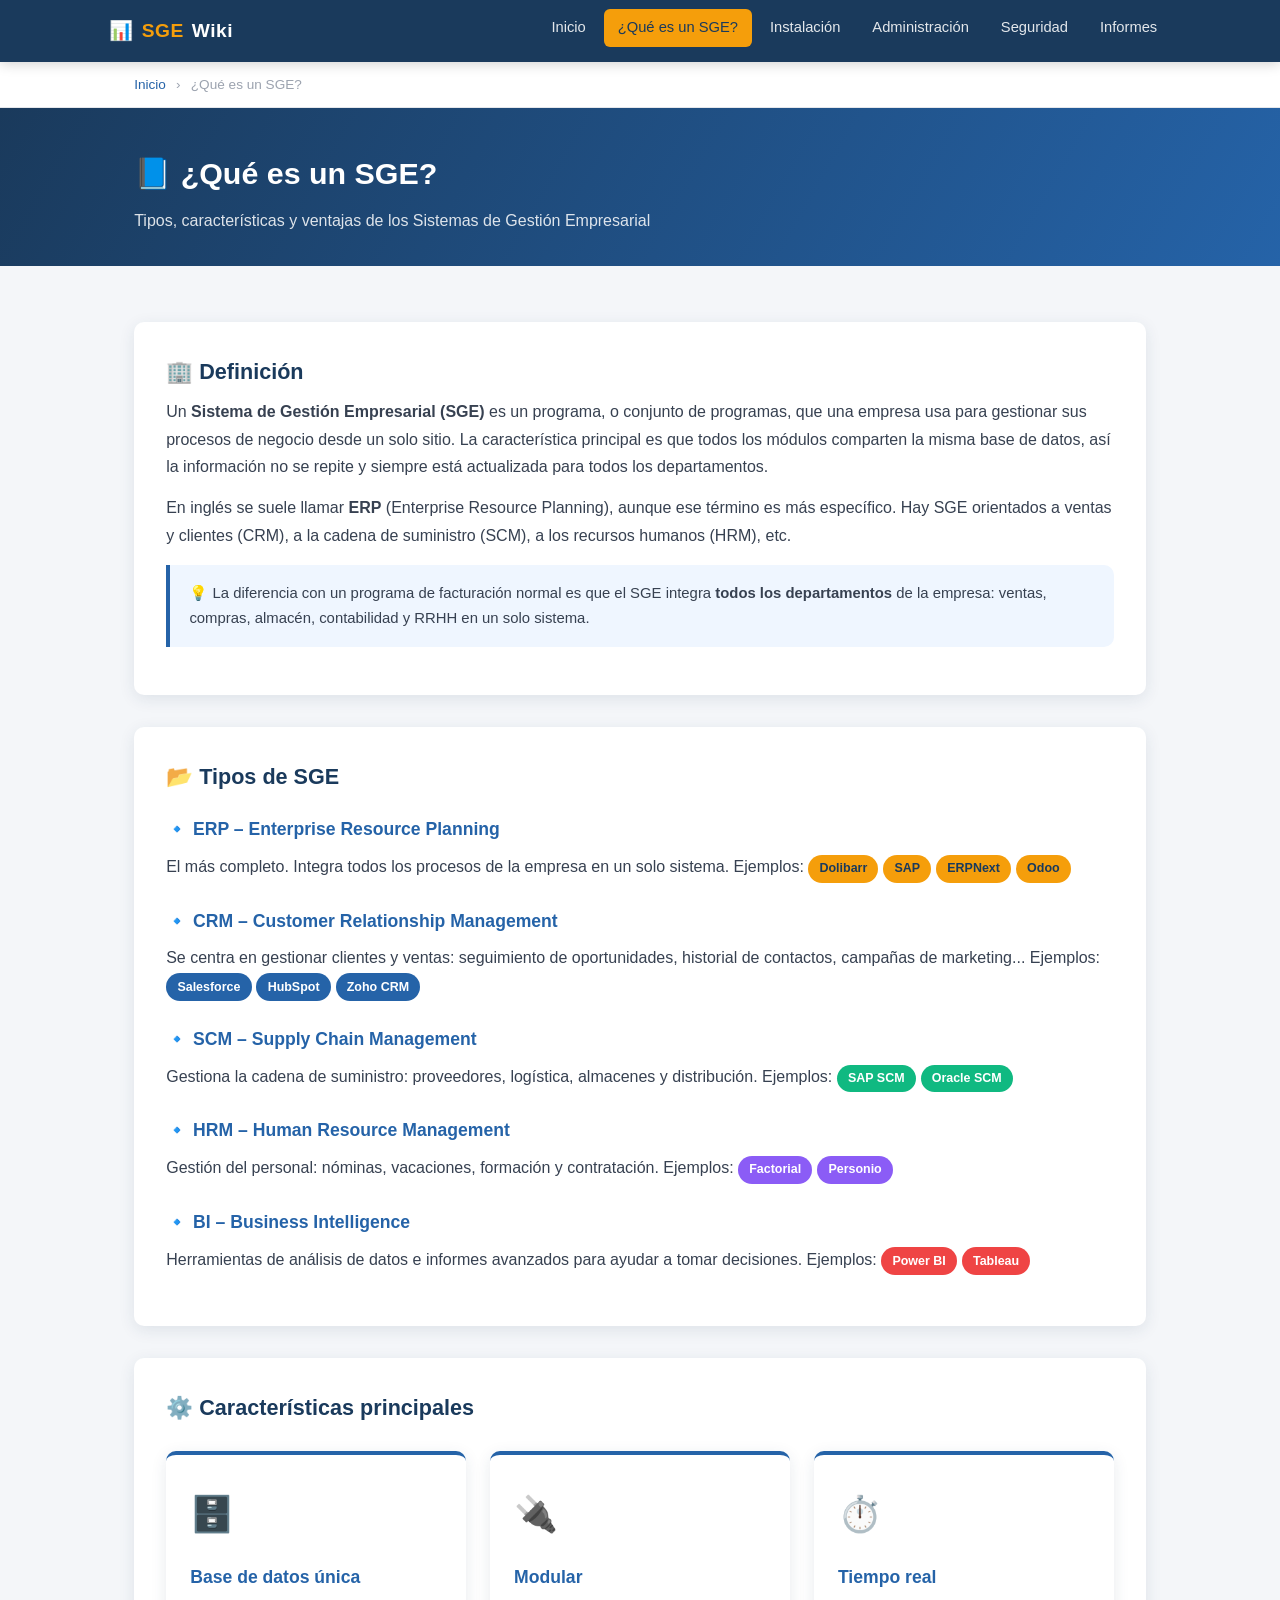
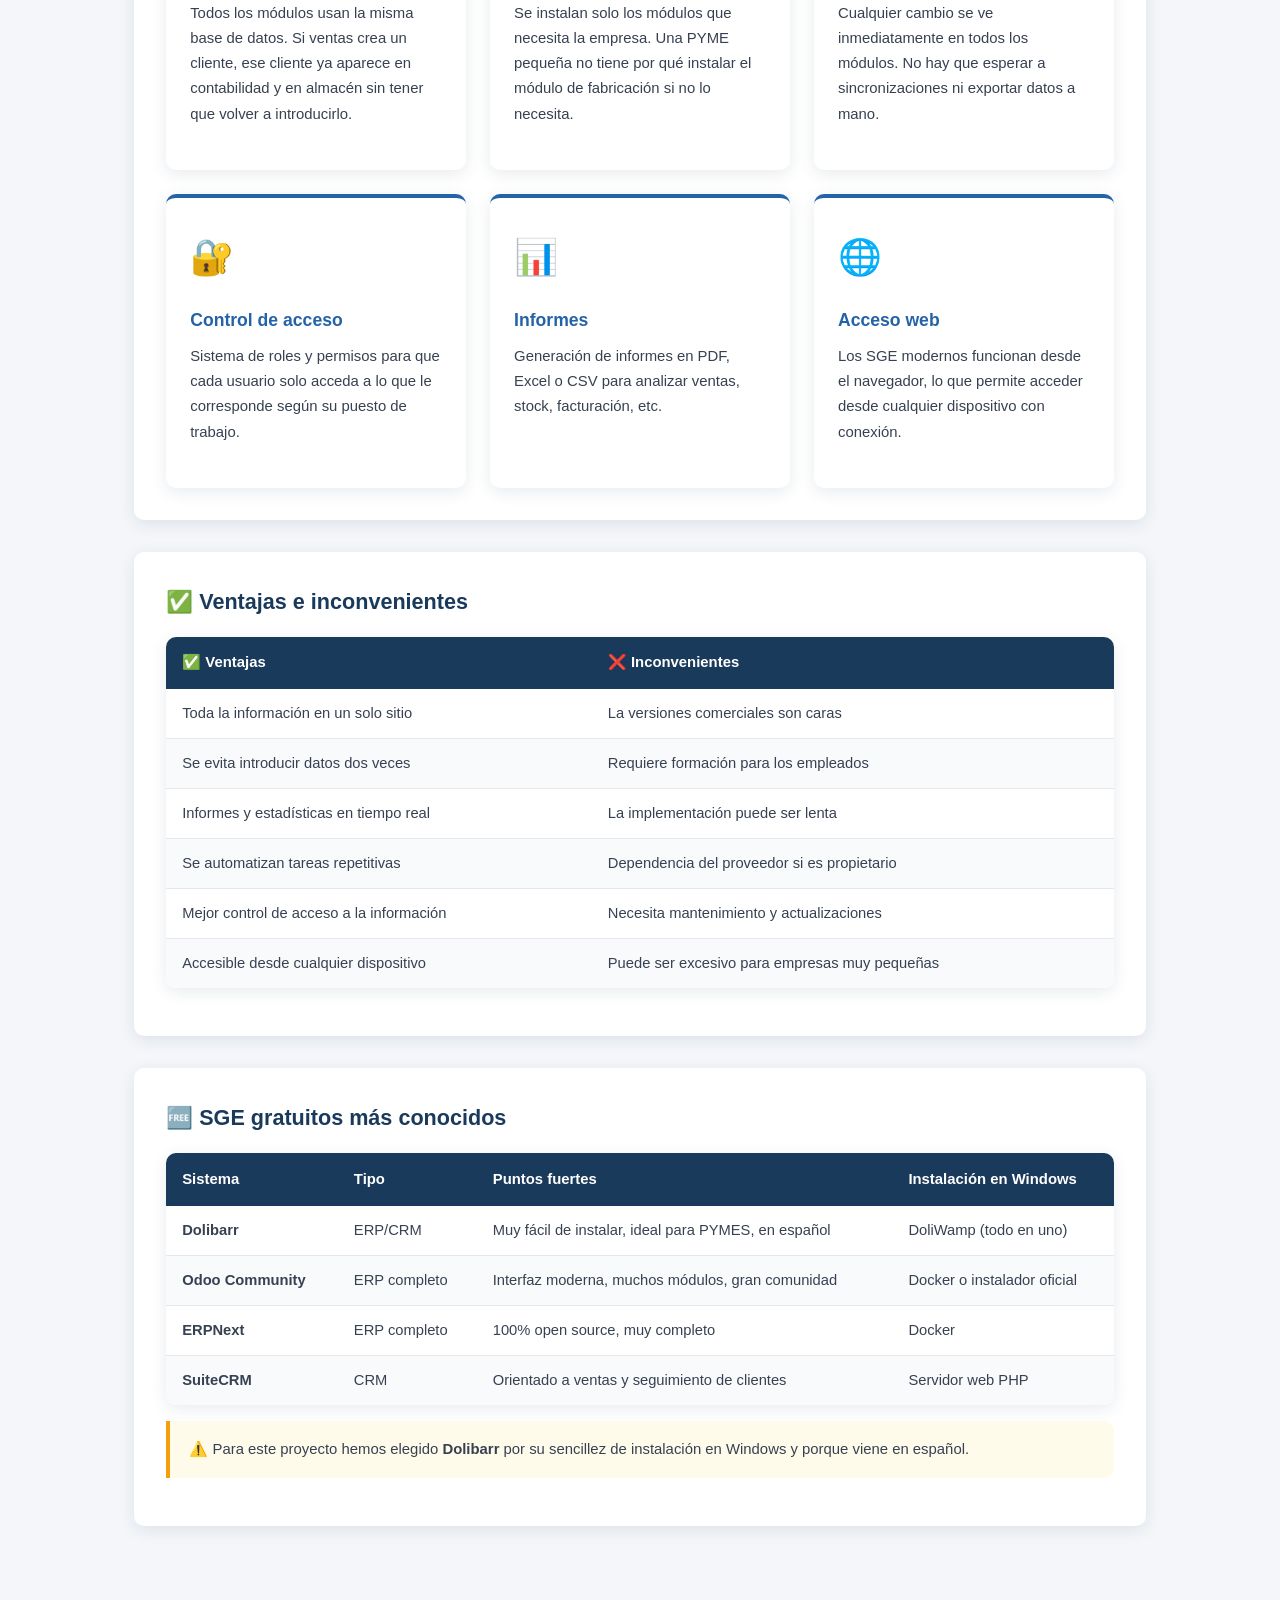
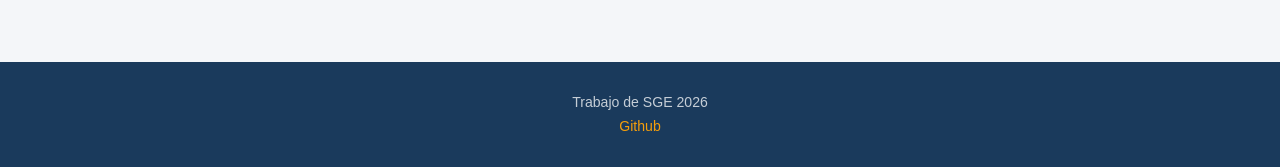
<file: pages/que-es-sge.html>
<!DOCTYPE html>
<html lang="es">
<head>
  <meta charset="UTF-8" />
  <meta name="viewport" content="width=device-width, initial-scale=1.0" />
  <title>¿Qué es un SGE? – SGE Wiki</title>
  <link rel="stylesheet" href="../css/style.css" />
</head>
<body>

  <nav class="navbar">
    <div class="nav-inner">
      <a href="../index.html" class="nav-logo">📊 <span>SGE</span> Wiki</a>
      <button class="hamburguesa" aria-label="Menú">
        <span></span><span></span><span></span>
      </button>
      <ul class="nav-links">
        <li><a href="../index.html">Inicio</a></li>
        <li><a href="que-es-sge.html">¿Qué es un SGE?</a></li>
        <li><a href="instalacion.html">Instalación</a></li>
        <li><a href="administracion.html">Administración</a></li>
        <li><a href="seguridad.html">Seguridad</a></li>
        <li><a href="informes.html">Informes</a></li>
      </ul>
    </div>
  </nav>

  <div class="breadcrumb">
    <div class="container">
      <a href="../index.html">Inicio</a>
      <span>›</span>
      ¿Qué es un SGE?
    </div>
  </div>

  <div class="page-header">
    <div class="container">
      <h1>📘 ¿Qué es un SGE?</h1>
      <p>Tipos, características y ventajas de los Sistemas de Gestión Empresarial</p>
    </div>
  </div>

  <section class="seccion">
    <div class="container">

      <div class="caja-texto">
        <h2>🏢 Definición</h2>
        <p>Un <strong>Sistema de Gestión Empresarial (SGE)</strong> es un programa, o conjunto de programas, que una empresa usa para gestionar sus procesos de negocio desde un solo sitio. La característica principal es que todos los módulos comparten la misma base de datos, así la información no se repite y siempre está actualizada para todos los departamentos.</p>
        <p>En inglés se suele llamar <strong>ERP</strong> (Enterprise Resource Planning), aunque ese término es más específico. Hay SGE orientados a ventas y clientes (CRM), a la cadena de suministro (SCM), a los recursos humanos (HRM), etc.</p>
        <div class="alerta-info">
          💡 La diferencia con un programa de facturación normal es que el SGE integra <strong>todos los departamentos</strong> de la empresa: ventas, compras, almacén, contabilidad y RRHH en un solo sistema.
        </div>
      </div>

      <div class="caja-texto">
        <h2>📂 Tipos de SGE</h2>

        <h3>🔹 ERP – Enterprise Resource Planning</h3>
        <p>El más completo. Integra todos los procesos de la empresa en un solo sistema. Ejemplos: <span class="badge">Dolibarr</span><span class="badge">SAP</span><span class="badge">ERPNext</span><span class="badge">Odoo</span></p>

        <h3>🔹 CRM – Customer Relationship Management</h3>
        <p>Se centra en gestionar clientes y ventas: seguimiento de oportunidades, historial de contactos, campañas de marketing... Ejemplos: <span class="badge badge-azul">Salesforce</span><span class="badge badge-azul">HubSpot</span><span class="badge badge-azul">Zoho CRM</span></p>

        <h3>🔹 SCM – Supply Chain Management</h3>
        <p>Gestiona la cadena de suministro: proveedores, logística, almacenes y distribución. Ejemplos: <span class="badge badge-verde">SAP SCM</span><span class="badge badge-verde">Oracle SCM</span></p>

        <h3>🔹 HRM – Human Resource Management</h3>
        <p>Gestión del personal: nóminas, vacaciones, formación y contratación. Ejemplos: <span class="badge" style="background:#8b5cf6;color:white">Factorial</span><span class="badge" style="background:#8b5cf6;color:white">Personio</span></p>

        <h3>🔹 BI – Business Intelligence</h3>
        <p>Herramientas de análisis de datos e informes avanzados para ayudar a tomar decisiones. Ejemplos: <span class="badge badge-rojo">Power BI</span><span class="badge badge-rojo">Tableau</span></p>
      </div>

      <div class="caja-texto">
        <h2>⚙️ Características principales</h2>
        <div class="tarjetas-grid">
          <div class="tarjeta">
            <div class="tarjeta-icono">🗄️</div>
            <h3>Base de datos única</h3>
            <p>Todos los módulos usan la misma base de datos. Si ventas crea un cliente, ese cliente ya aparece en contabilidad y en almacén sin tener que volver a introducirlo.</p>
          </div>
          <div class="tarjeta">
            <div class="tarjeta-icono">🔌</div>
            <h3>Modular</h3>
            <p>Se instalan solo los módulos que necesita la empresa. Una PYME pequeña no tiene por qué instalar el módulo de fabricación si no lo necesita.</p>
          </div>
          <div class="tarjeta">
            <div class="tarjeta-icono">⏱️</div>
            <h3>Tiempo real</h3>
            <p>Cualquier cambio se ve inmediatamente en todos los módulos. No hay que esperar a sincronizaciones ni exportar datos a mano.</p>
          </div>
          <div class="tarjeta">
            <div class="tarjeta-icono">🔐</div>
            <h3>Control de acceso</h3>
            <p>Sistema de roles y permisos para que cada usuario solo acceda a lo que le corresponde según su puesto de trabajo.</p>
          </div>
          <div class="tarjeta">
            <div class="tarjeta-icono">📊</div>
            <h3>Informes</h3>
            <p>Generación de informes en PDF, Excel o CSV para analizar ventas, stock, facturación, etc.</p>
          </div>
          <div class="tarjeta">
            <div class="tarjeta-icono">🌐</div>
            <h3>Acceso web</h3>
            <p>Los SGE modernos funcionan desde el navegador, lo que permite acceder desde cualquier dispositivo con conexión.</p>
          </div>
        </div>
      </div>

      <div class="caja-texto">
        <h2>✅ Ventajas e inconvenientes</h2>
        <div class="tabla-wrapper">
          <table>
            <thead>
              <tr><th>✅ Ventajas</th><th>❌ Inconvenientes</th></tr>
            </thead>
            <tbody>
              <tr><td>Toda la información en un solo sitio</td><td>La versiones comerciales son caras</td></tr>
              <tr><td>Se evita introducir datos dos veces</td><td>Requiere formación para los empleados</td></tr>
              <tr><td>Informes y estadísticas en tiempo real</td><td>La implementación puede ser lenta</td></tr>
              <tr><td>Se automatizan tareas repetitivas</td><td>Dependencia del proveedor si es propietario</td></tr>
              <tr><td>Mejor control de acceso a la información</td><td>Necesita mantenimiento y actualizaciones</td></tr>
              <tr><td>Accesible desde cualquier dispositivo</td><td>Puede ser excesivo para empresas muy pequeñas</td></tr>
            </tbody>
          </table>
        </div>
      </div>

      <div class="caja-texto">
        <h2>🆓 SGE gratuitos más conocidos</h2>
        <div class="tabla-wrapper">
          <table>
            <thead>
              <tr><th>Sistema</th><th>Tipo</th><th>Puntos fuertes</th><th>Instalación en Windows</th></tr>
            </thead>
            <tbody>
              <tr><td><strong>Dolibarr</strong></td><td>ERP/CRM</td><td>Muy fácil de instalar, ideal para PYMES, en español</td><td>DoliWamp (todo en uno)</td></tr>
              <tr><td><strong>Odoo Community</strong></td><td>ERP completo</td><td>Interfaz moderna, muchos módulos, gran comunidad</td><td>Docker o instalador oficial</td></tr>
              <tr><td><strong>ERPNext</strong></td><td>ERP completo</td><td>100% open source, muy completo</td><td>Docker</td></tr>
              <tr><td><strong>SuiteCRM</strong></td><td>CRM</td><td>Orientado a ventas y seguimiento de clientes</td><td>Servidor web PHP</td></tr>
            </tbody>
          </table>
        </div>
        <div class="alerta-aviso">
          ⚠️ Para este proyecto hemos elegido <strong>Dolibarr</strong> por su sencillez de instalación en Windows y porque viene en español.
        </div>
      </div>

    </div>
  </section>

  <footer>
    <p>Trabajo de SGE <span id="anio"></span></p><a href="https://nichjhdgh.github.io/sge-trabajo/"><p>Github</p></a>
  </footer>
  <script src="../js/main.js"></script>
</body>
</html>
</file>
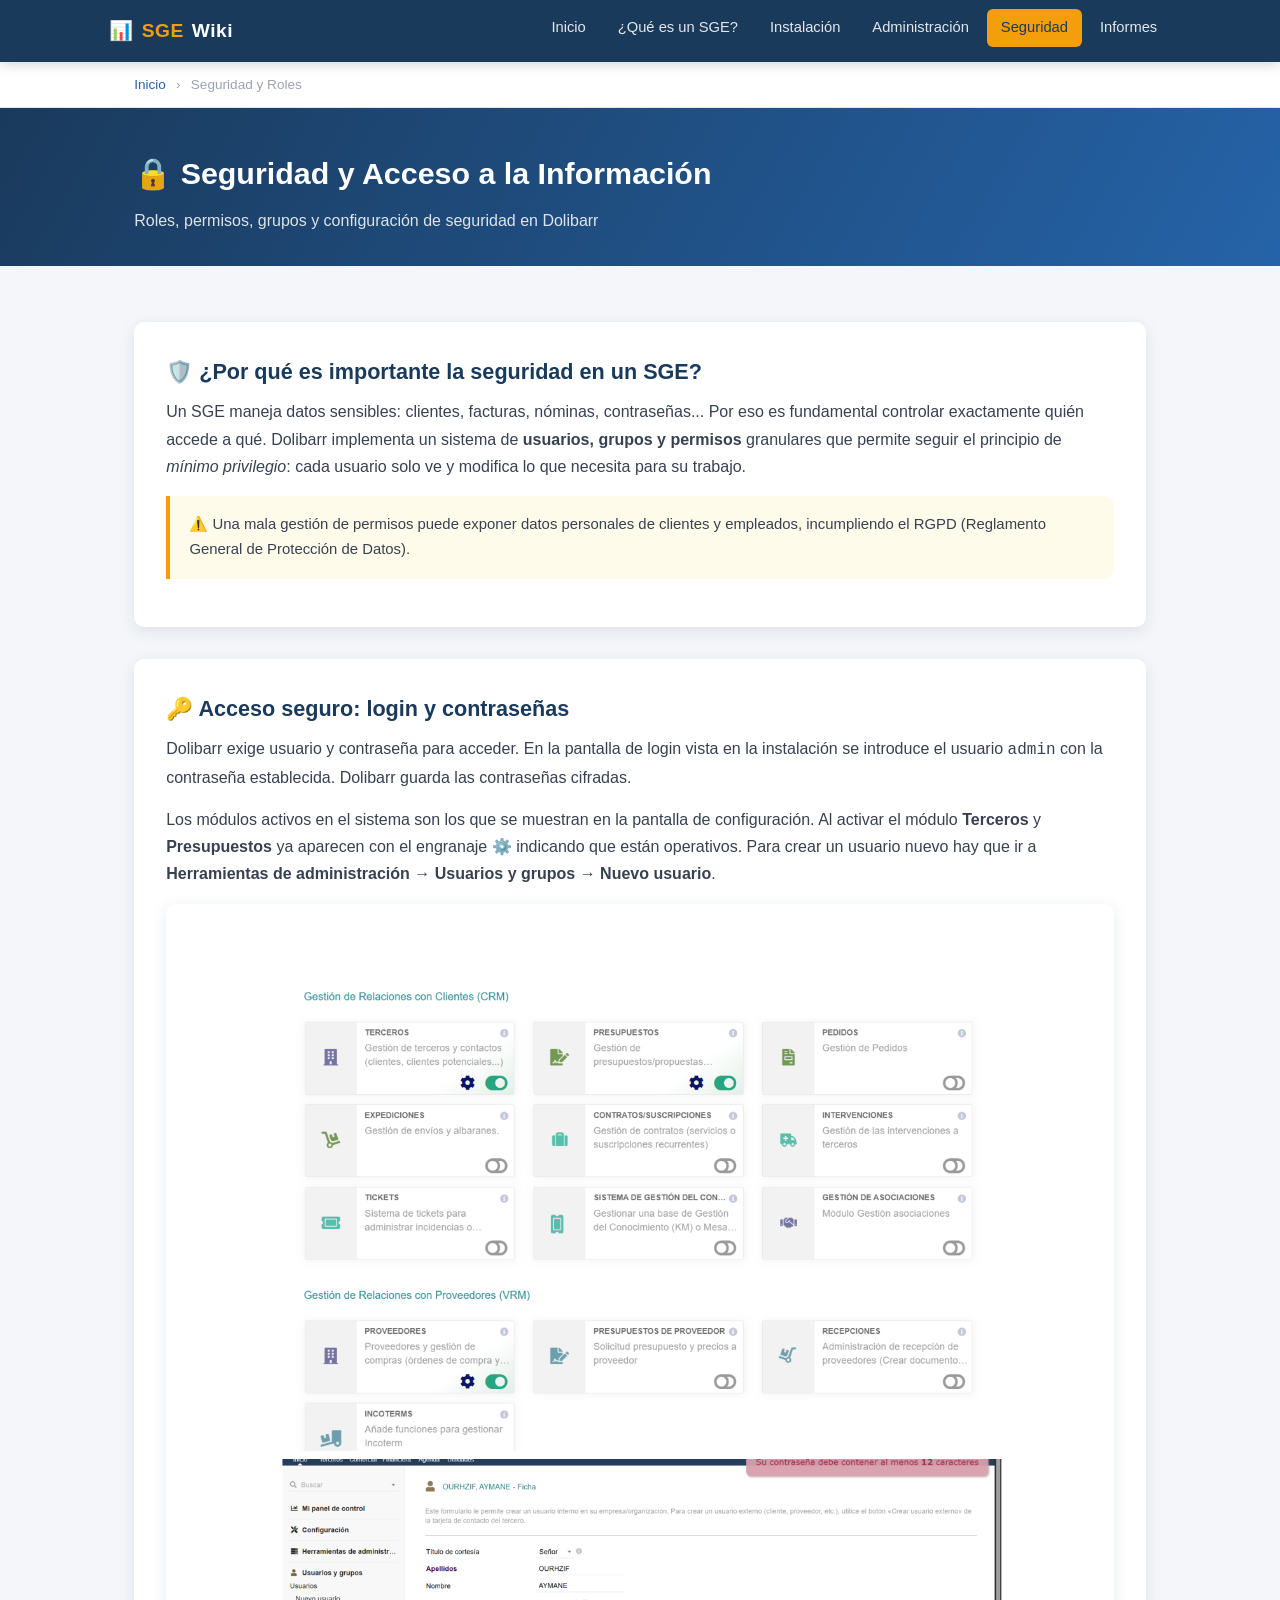
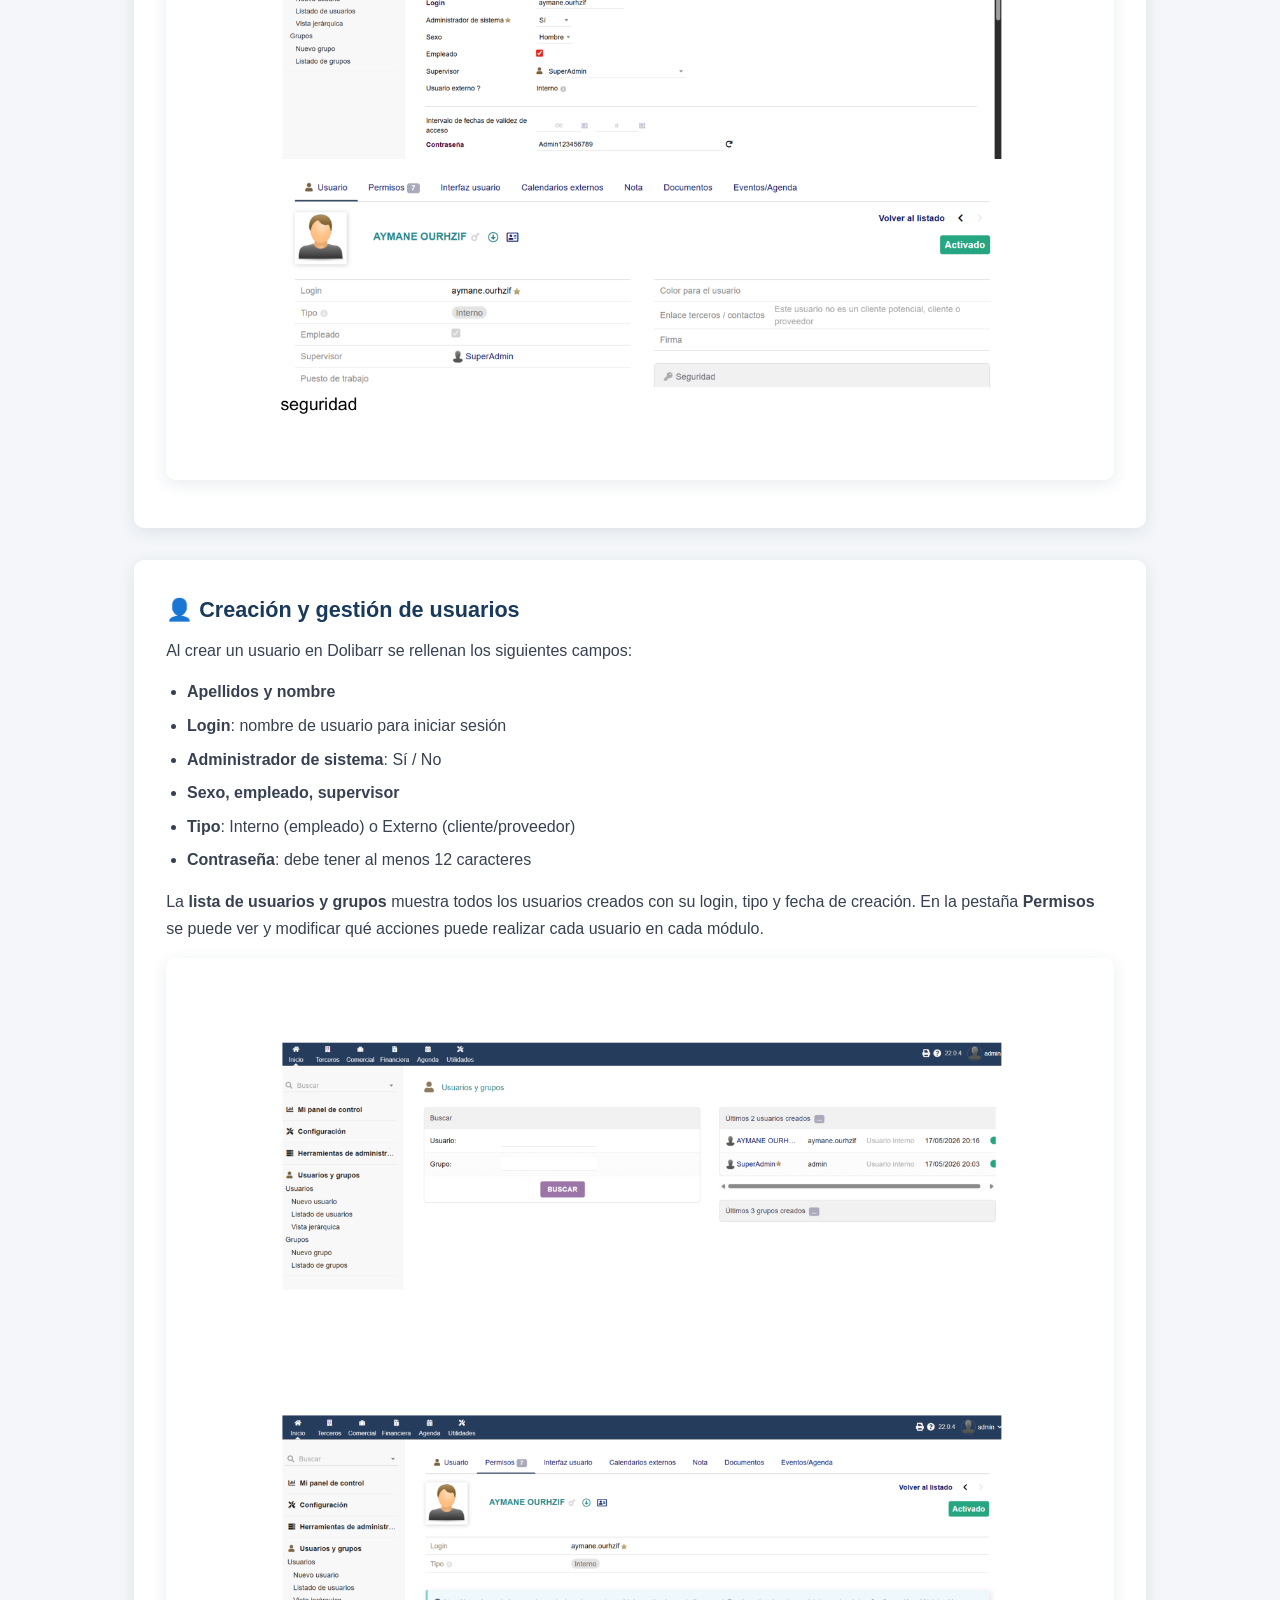
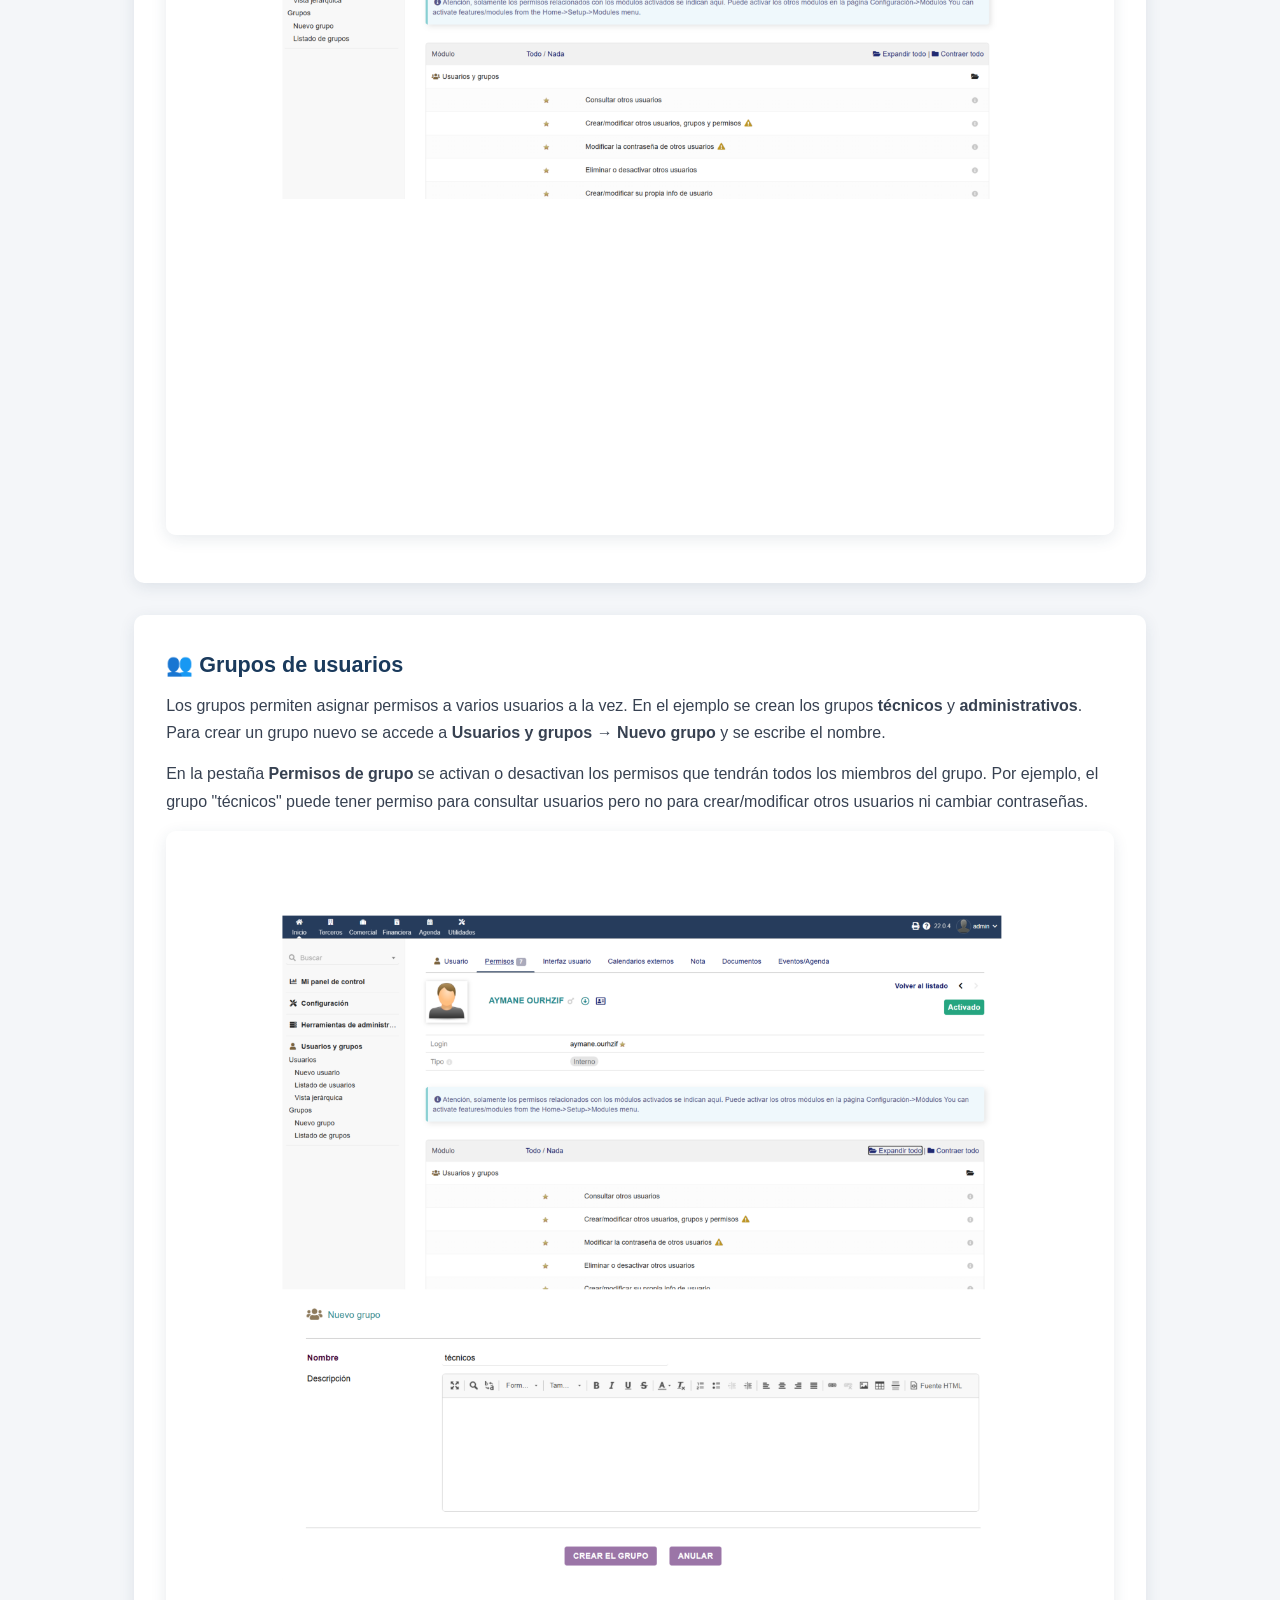
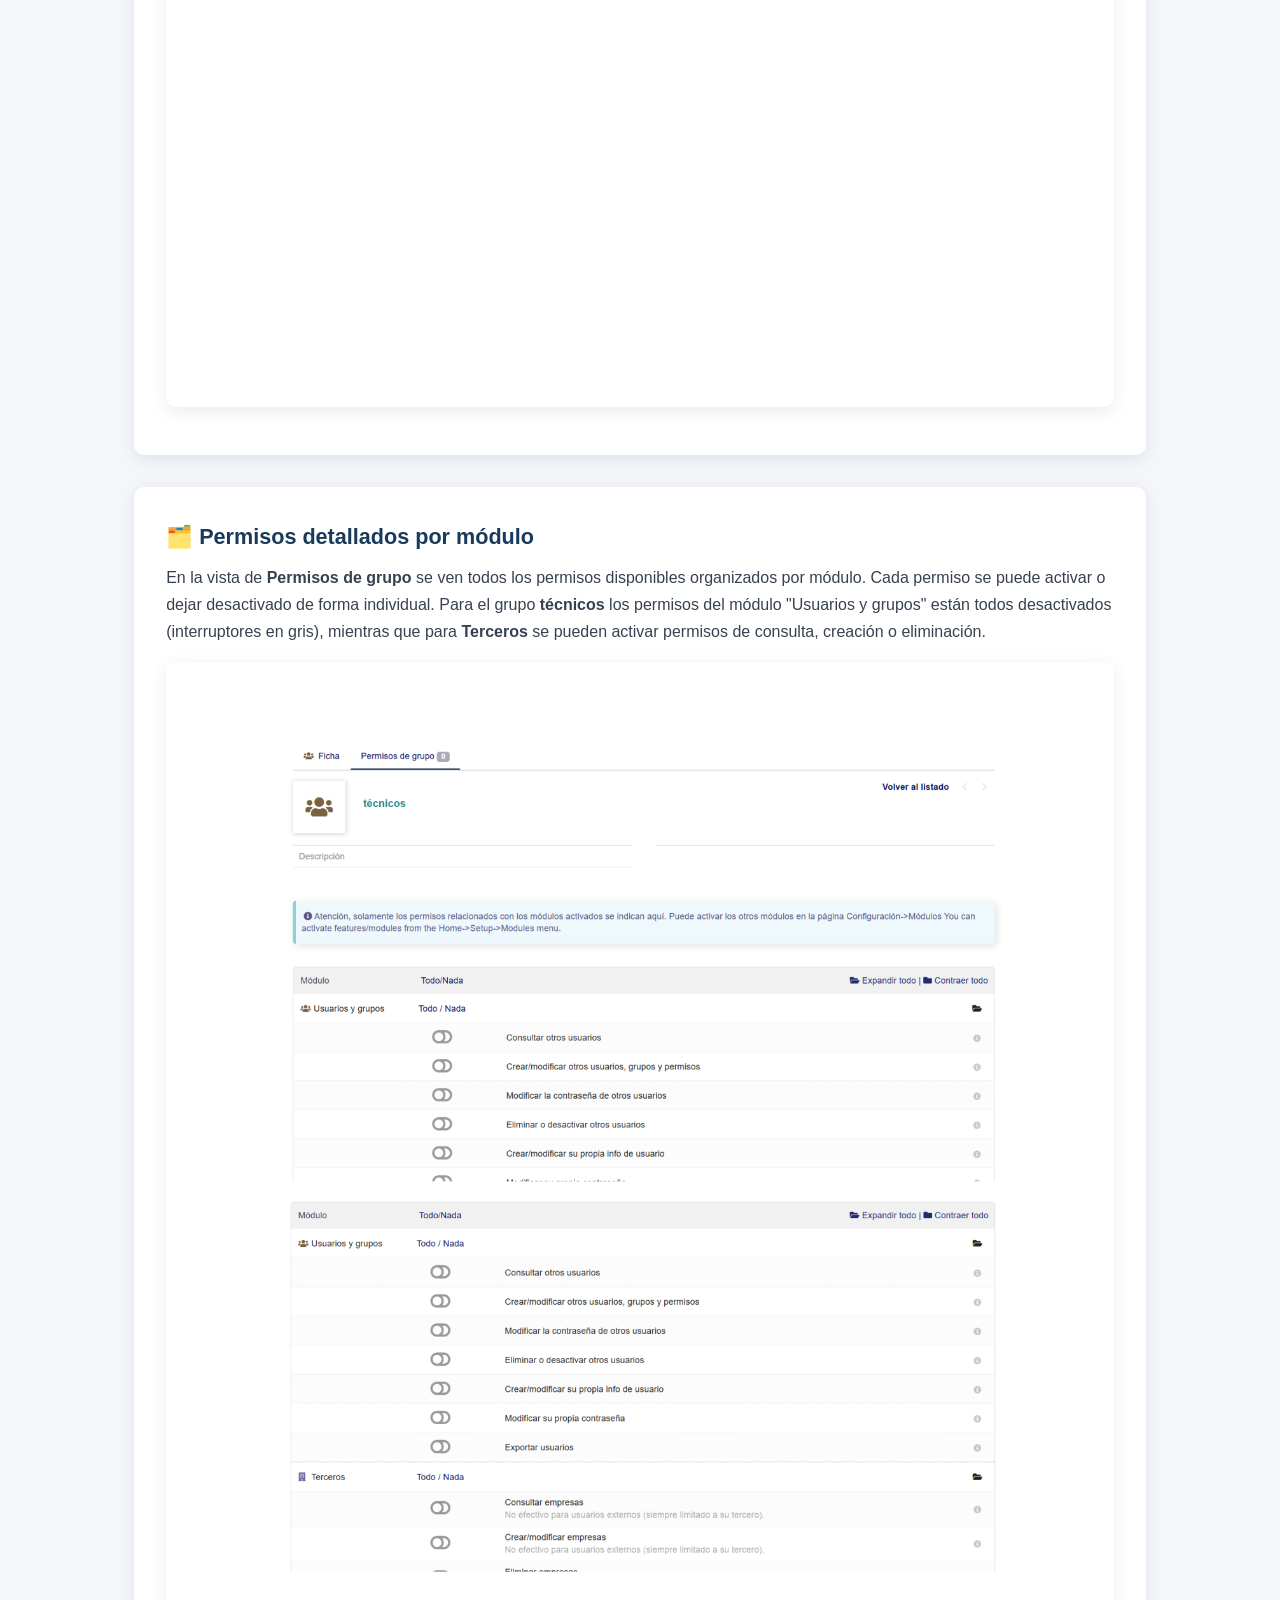
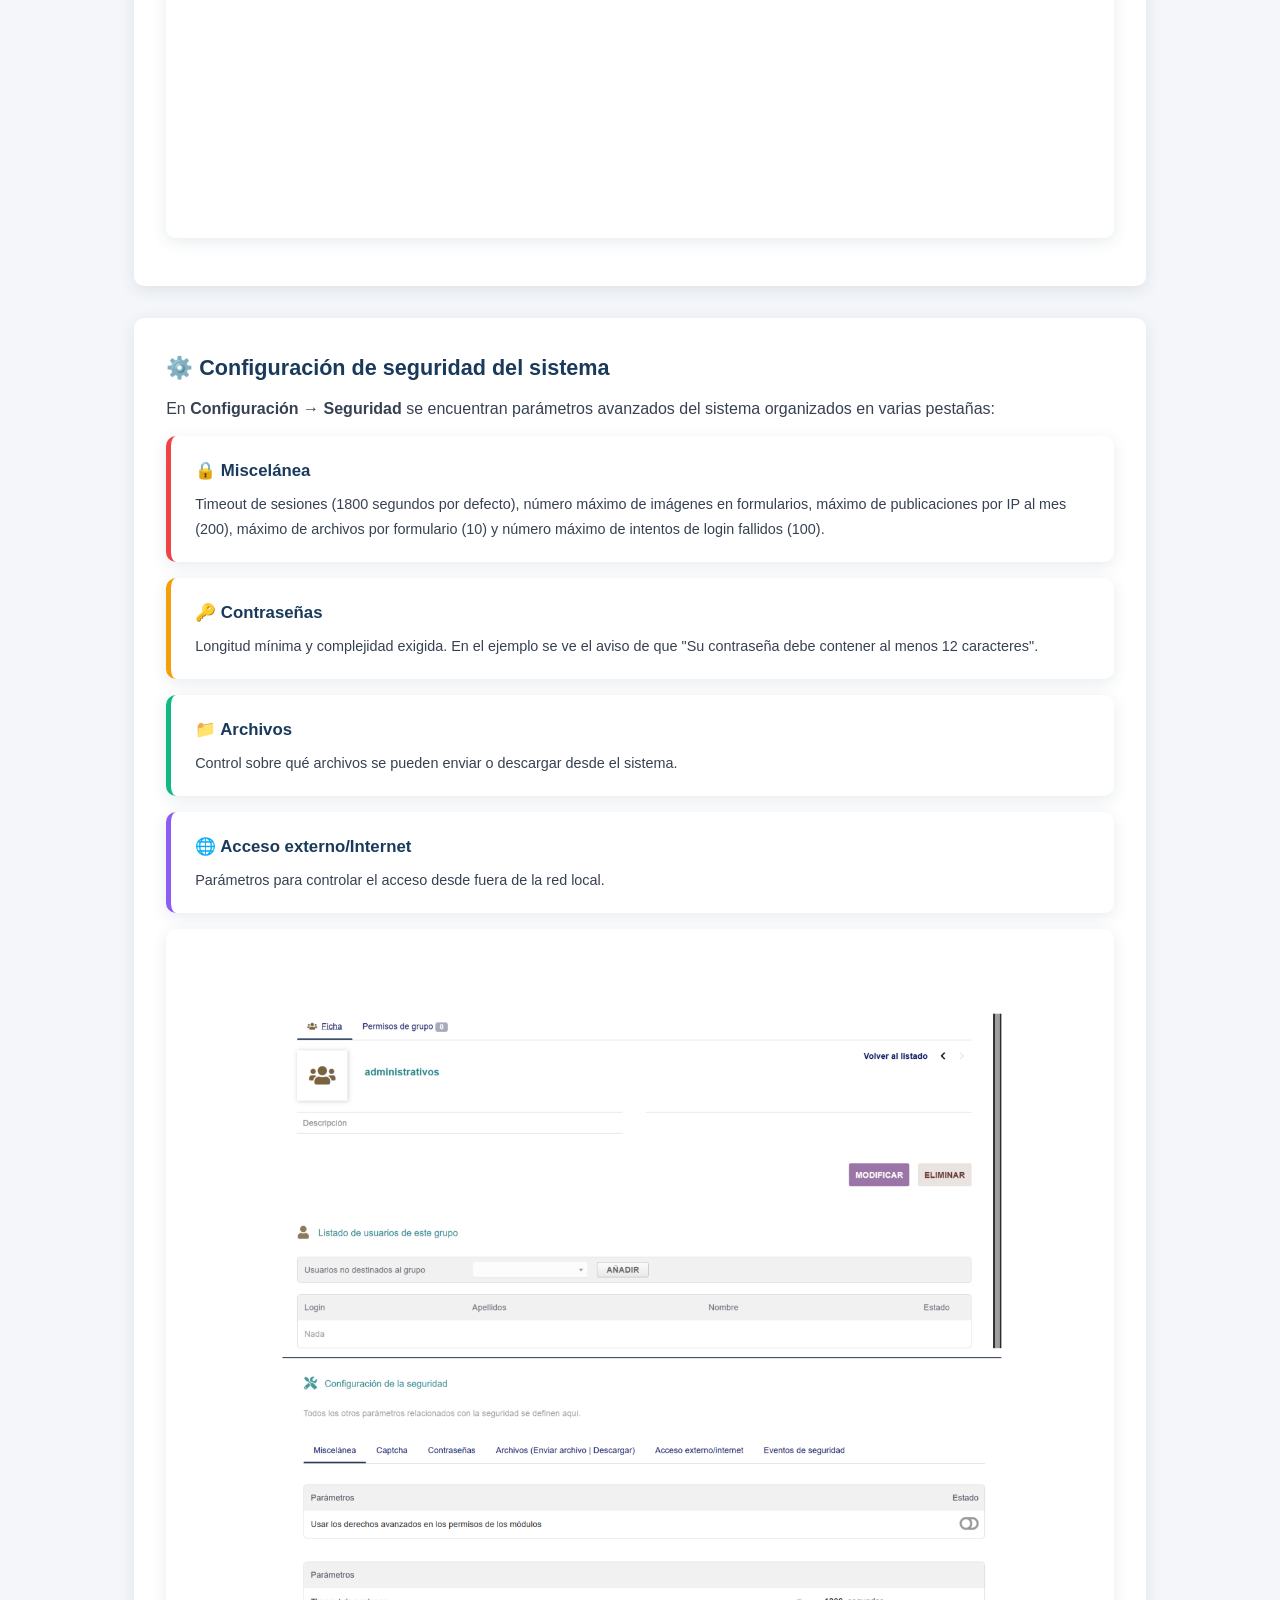
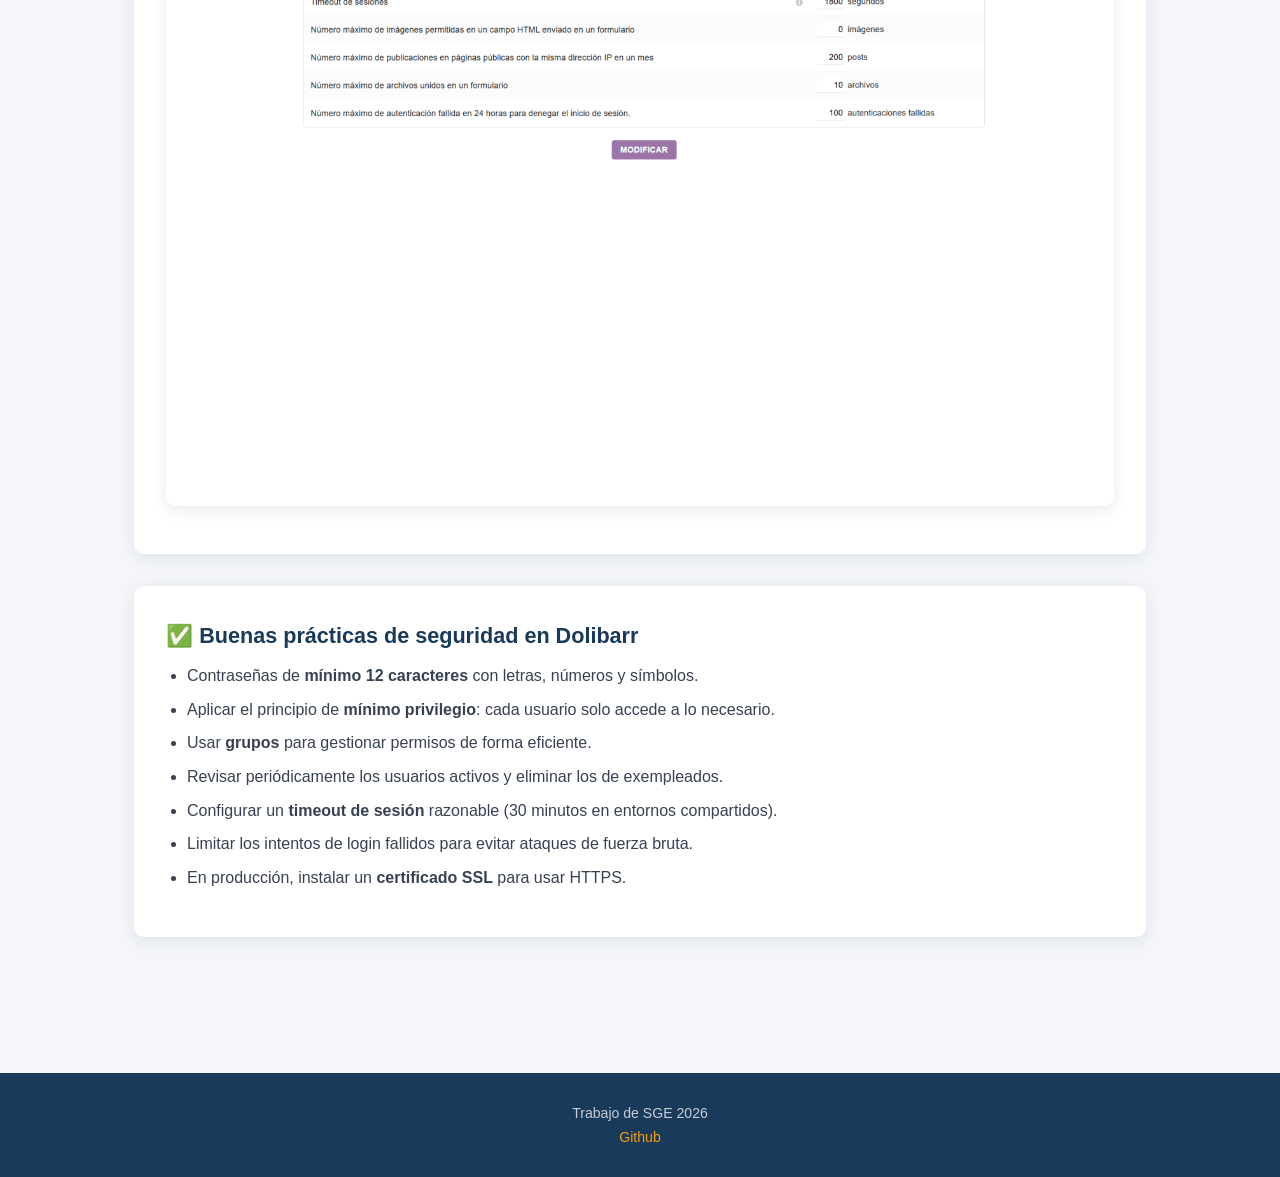
<file: pages/seguridad.html>
<!DOCTYPE html>
<html lang="es">
<head>
  <meta charset="UTF-8" />
  <meta name="viewport" content="width=device-width, initial-scale=1.0" />
  <title>Seguridad y Roles – SGE Wiki</title>
  <link rel="stylesheet" href="../css/style.css" />
</head>
<body>

  <nav class="navbar">
    <div class="nav-inner">
      <a href="../index.html" class="nav-logo">📊 <span>SGE</span> Wiki</a>
      <button class="hamburguesa" aria-label="Menú">
        <span></span><span></span><span></span>
      </button>
      <ul class="nav-links">
        <li><a href="../index.html">Inicio</a></li>
        <li><a href="que-es-sge.html">¿Qué es un SGE?</a></li>
        <li><a href="instalacion.html">Instalación</a></li>
        <li><a href="administracion.html">Administración</a></li>
        <li><a href="seguridad.html">Seguridad</a></li>
        <li><a href="informes.html">Informes</a></li>
      </ul>
    </div>
  </nav>

  <div class="breadcrumb">
    <div class="container">
      <a href="../index.html">Inicio</a>
      <span>›</span>
      Seguridad y Roles
    </div>
  </div>

  <div class="page-header">
    <div class="container">
      <h1>🔒 Seguridad y Acceso a la Información</h1>
      <p>Roles, permisos, grupos y configuración de seguridad en Dolibarr</p>
    </div>
  </div>

  <section class="seccion">
    <div class="container">

      <div class="caja-texto">
        <h2>🛡️ ¿Por qué es importante la seguridad en un SGE?</h2>
        <p>Un SGE maneja datos sensibles: clientes, facturas, nóminas, contraseñas... Por eso es fundamental controlar exactamente quién accede a qué. Dolibarr implementa un sistema de <strong>usuarios, grupos y permisos</strong> granulares que permite seguir el principio de <em>mínimo privilegio</em>: cada usuario solo ve y modifica lo que necesita para su trabajo.</p>
        <div class="alerta-aviso">
          ⚠️ Una mala gestión de permisos puede exponer datos personales de clientes y empleados, incumpliendo el RGPD (Reglamento General de Protección de Datos).
        </div>
      </div>

      <div class="caja-texto">
        <h2>🔑 Acceso seguro: login y contraseñas</h2>
        <p>Dolibarr exige usuario y contraseña para acceder. En la pantalla de login vista en la instalación se introduce el usuario <code>admin</code> con la contraseña establecida. Dolibarr guarda las contraseñas cifradas.</p>
        <p>Los módulos activos en el sistema son los que se muestran en la pantalla de configuración. Al activar el módulo <strong>Terceros</strong> y <strong>Presupuestos</strong> ya aparecen con el engranaje ⚙️ indicando que están operativos. Para crear un usuario nuevo hay que ir a <strong>Herramientas de administración → Usuarios y grupos → Nuevo usuario</strong>.</p>
        <img src="../img/seg_01_modulos_usuario.png" alt="Vista de módulos CRM y VRM activos con engranajes, y formulario de creación de nuevo usuario interno con sus datos y pestaña de permisos" class="foto-seccion" />
      </div>

      <div class="caja-texto">
        <h2>👤 Creación y gestión de usuarios</h2>
        <p>Al crear un usuario en Dolibarr se rellenan los siguientes campos:</p>
        <ul>
          <li><strong>Apellidos y nombre</strong></li>
          <li><strong>Login</strong>: nombre de usuario para iniciar sesión</li>
          <li><strong>Administrador de sistema</strong>: Sí / No</li>
          <li><strong>Sexo, empleado, supervisor</strong></li>
          <li><strong>Tipo</strong>: Interno (empleado) o Externo (cliente/proveedor)</li>
          <li><strong>Contraseña</strong>: debe tener al menos 12 caracteres</li>
        </ul>
        <p>La <strong>lista de usuarios y grupos</strong> muestra todos los usuarios creados con su login, tipo y fecha de creación. En la pestaña <strong>Permisos</strong> se puede ver y modificar qué acciones puede realizar cada usuario en cada módulo.</p>
        <img src="../img/seg_02_usuarios_permisos.png" alt="Lista de usuarios del sistema con AYMANE OURHZIF y SuperAdmin, y pestaña de permisos del usuario mostrando los permisos del módulo Usuarios y grupos" class="foto-seccion" />
      </div>

      <div class="caja-texto">
        <h2>👥 Grupos de usuarios</h2>
        <p>Los grupos permiten asignar permisos a varios usuarios a la vez. En el ejemplo se crean los grupos <strong>técnicos</strong> y <strong>administrativos</strong>. Para crear un grupo nuevo se accede a <strong>Usuarios y grupos → Nuevo grupo</strong> y se escribe el nombre.</p>
        <p>En la pestaña <strong>Permisos de grupo</strong> se activan o desactivan los permisos que tendrán todos los miembros del grupo. Por ejemplo, el grupo "técnicos" puede tener permiso para consultar usuarios pero no para crear/modificar otros usuarios ni cambiar contraseñas.</p>
        <img src="../img/seg_03_nuevo_grupo.png" alt="Pestaña de permisos del usuario y formulario de creación de nuevo grupo llamado técnicos con botón Crear el grupo" class="foto-seccion" />
      </div>

      <div class="caja-texto">
        <h2>🗂️ Permisos detallados por módulo</h2>
        <p>En la vista de <strong>Permisos de grupo</strong> se ven todos los permisos disponibles organizados por módulo. Cada permiso se puede activar o dejar desactivado de forma individual. Para el grupo <strong>técnicos</strong> los permisos del módulo "Usuarios y grupos" están todos desactivados (interruptores en gris), mientras que para <strong>Terceros</strong> se pueden activar permisos de consulta, creación o eliminación.</p>
        <img src="../img/seg_04_permisos_grupo.png" alt="Vista de permisos del grupo técnicos con todos los interruptores desactivados para el módulo Usuarios y grupos y permisos de Terceros" class="foto-seccion" />
      </div>

      <div class="caja-texto">
        <h2>⚙️ Configuración de seguridad del sistema</h2>
        <p>En <strong>Configuración → Seguridad</strong> se encuentran parámetros avanzados del sistema organizados en varias pestañas:</p>

        <div class="rol-card administrador">
          <h4>🔒 Miscelánea</h4>
          <p>Timeout de sesiones (1800 segundos por defecto), número máximo de imágenes en formularios, máximo de publicaciones por IP al mes (200), máximo de archivos por formulario (10) y número máximo de intentos de login fallidos (100).</p>
        </div>
        <div class="rol-card directivo">
          <h4>🔑 Contraseñas</h4>
          <p>Longitud mínima y complejidad exigida. En el ejemplo se ve el aviso de que "Su contraseña debe contener al menos 12 caracteres".</p>
        </div>
        <div class="rol-card empleado">
          <h4>📁 Archivos</h4>
          <p>Control sobre qué archivos se pueden enviar o descargar desde el sistema.</p>
        </div>
        <div class="rol-card cliente">
          <h4>🌐 Acceso externo/Internet</h4>
          <p>Parámetros para controlar el acceso desde fuera de la red local.</p>
        </div>

        <img src="../img/seg_05_admin_seguridad.png" alt="Grupo administrativos sin usuarios asignados y panel de configuración de seguridad con pestañas Miscelánea, Captcha, Contraseñas, Archivos y parámetros como timeout de sesión y máximo de autenticaciones fallidas" class="foto-seccion" />
      </div>

      <div class="caja-texto">
        <h2>✅ Buenas prácticas de seguridad en Dolibarr</h2>
        <ul>
          <li>Contraseñas de <strong>mínimo 12 caracteres</strong> con letras, números y símbolos.</li>
          <li>Aplicar el principio de <strong>mínimo privilegio</strong>: cada usuario solo accede a lo necesario.</li>
          <li>Usar <strong>grupos</strong> para gestionar permisos de forma eficiente.</li>
          <li>Revisar periódicamente los usuarios activos y eliminar los de exempleados.</li>
          <li>Configurar un <strong>timeout de sesión</strong> razonable (30 minutos en entornos compartidos).</li>
          <li>Limitar los intentos de login fallidos para evitar ataques de fuerza bruta.</li>
          <li>En producción, instalar un <strong>certificado SSL</strong> para usar HTTPS.</li>
        </ul>
      </div>

    </div>
  </section>

  <footer>
    <p>Trabajo de SGE <span id="anio"></span></p><a href="https://nichjhdgh.github.io/sge-trabajo/"><p>Github</p></a>
  </footer>
  <script src="../js/main.js"></script>
</body>
</html>
</file>
<file: css/style.css>
/* ===== VARIABLES ===== */
:root {
  --azul: #1a3a5c;
  --azul-claro: #2563a8;
  --azul-hover: #1d4ed8;
  --acento: #f59e0b;
  --acento-hover: #d97706;
  --fondo: #f4f6f9;
  --blanco: #ffffff;
  --gris-texto: #374151;
  --gris-claro: #e5e7eb;
  --gris-medio: #9ca3af;
  --sombra: 0 4px 16px rgba(26,58,92,0.10);
  --sombra-hover: 0 8px 28px rgba(26,58,92,0.18);
  --radio: 10px;
  --fuente: 'Segoe UI', Tahoma, Geneva, Verdana, sans-serif;
}
*, *::before, *::after {
  box-sizing: border-box;
  margin: 0;
  padding: 0;
}

html {
  scroll-behavior: smooth;
}

body {
  font-family: var(--fuente);
  background: var(--fondo);
  color: var(--gris-texto);
  line-height: 1.7;
  font-size: 16px;
}

a {
  color: var(--azul-claro);
  text-decoration: none;
  transition: color 0.2s;
}

a:hover {
  color: var(--acento);
}

img {
  max-width: 100%;
  height: auto;
  display: block;
  border-radius: var(--radio);
}

ul {
  padding-left: 1.3em;
}

li {
  margin-bottom: 0.4em;
}

/* ===== NAVBAR ===== */
.navbar {
  background: var(--azul);
  position: sticky;
  top: 0;
  z-index: 100;
  box-shadow: 0 2px 12px rgba(0,0,0,0.18);
}

.nav-inner {
  max-width: 1100px;
  margin: 0 auto;
  display: flex;
  align-items: center;
  justify-content: space-between;
  padding: 0 1.2rem;
  height: 62px;
}

.nav-logo {
  color: var(--blanco);
  font-size: 1.2rem;
  font-weight: 700;
  letter-spacing: 0.5px;
  display: flex;
  align-items: center;
  gap: 0.5rem;
}

.nav-logo span {
  color: var(--acento);
}

.nav-links {
  display: flex;
  list-style: none;
  gap: 0.3rem;
  padding: 0;
}

.nav-links li a {
  color: rgba(255,255,255,0.88);
  padding: 0.4rem 0.85rem;
  border-radius: 6px;
  font-size: 0.92rem;
  font-weight: 500;
  transition: background 0.2s, color 0.2s;
  display: block;
}

.nav-links li a:hover,
.nav-links li a.activo {
  background: var(--acento);
  color: var(--azul);
}
.hamburguesa {
  display: none;
  flex-direction: column;
  gap: 5px;
  cursor: pointer;
  padding: 6px;
  border: none;
  background: transparent;
}

.hamburguesa span {
  display: block;
  width: 26px;
  height: 3px;
  background: var(--blanco);
  border-radius: 2px;
  transition: all 0.3s ease;
}

.hamburguesa.abierto span:nth-child(1) {
  transform: translateY(8px) rotate(45deg);
}
.hamburguesa.abierto span:nth-child(2) {
  opacity: 0;
}
.hamburguesa.abierto span:nth-child(3) {
  transform: translateY(-8px) rotate(-45deg);
}

/* ===== HERO ===== */
.hero {
  background: linear-gradient(135deg, var(--azul) 0%, var(--azul-claro) 60%, #3b82f6 100%);
  color: var(--blanco);
  padding: 5rem 1.2rem 4rem;
  text-align: center;
  position: relative;
  overflow: hidden;
}

.hero::before {
  content: '';
  position: absolute;
  top: -60px; left: -60px;
  width: 300px; height: 300px;
  background: rgba(255,255,255,0.05);
  border-radius: 50%;
}

.hero::after {
  content: '';
  position: absolute;
  bottom: -80px; right: -80px;
  width: 400px; height: 400px;
  background: rgba(245,158,11,0.08);
  border-radius: 50%;
}

.hero-contenido {
  position: relative;
  z-index: 1;
  max-width: 750px;
  margin: 0 auto;
  animation: fadeInUp 0.7s ease both;
}

.hero h1 {
  font-size: 2.4rem;
  font-weight: 800;
  margin-bottom: 1rem;
  line-height: 1.2;
}

.hero h1 span {
  color: var(--acento);
}

.hero p {
  font-size: 1.1rem;
  opacity: 0.9;
  margin-bottom: 2rem;
}

.hero-botones {
  display: flex;
  gap: 1rem;
  justify-content: center;
  flex-wrap: wrap;
}

/* ===== BOTONES ===== */
.btn {
  display: inline-block;
  padding: 0.7rem 1.6rem;
  border-radius: 7px;
  font-weight: 600;
  font-size: 0.95rem;
  transition: all 0.25s ease;
  cursor: pointer;
  border: none;
}

.btn-primario {
  background: var(--acento);
  color: var(--azul);
}

.btn-primario:hover {
  background: var(--acento-hover);
  transform: translateY(-2px);
  box-shadow: 0 6px 20px rgba(245,158,11,0.35);
  color: var(--azul);
}

.btn-secundario {
  background: transparent;
  color: var(--blanco);
  border: 2px solid rgba(255,255,255,0.6);
}

.btn-secundario:hover {
  background: rgba(255,255,255,0.15);
  color: var(--blanco);
  transform: translateY(-2px);
}
 
.container {
  max-width: 1050px;
  margin: 0 auto;
  padding: 0 1.2rem;
}
.seccion {
  padding: 3.5rem 0;
}

.seccion-titulo {
  font-size: 1.7rem;
  font-weight: 700;
  color: var(--azul);
  margin-bottom: 0.4rem;
}

.seccion-subtitulo {
  color: var(--gris-medio);
  margin-bottom: 2rem;
  font-size: 1rem;
}

.linea-decorativa {
  width: 50px;
  height: 4px;
  background: var(--acento);
  border-radius: 2px;
  margin-bottom: 1.5rem;
}
.tarjetas-grid {
  display: grid;
  grid-template-columns: repeat(auto-fit, minmax(260px, 1fr));
  gap: 1.5rem;
  margin-top: 1.5rem;
}

.tarjeta {
  background: var(--blanco);
  border-radius: var(--radio);
  box-shadow: var(--sombra);
  padding: 1.8rem 1.5rem;
  transition: transform 0.25s ease, box-shadow 0.25s ease;
  border-top: 4px solid var(--azul-claro);
}

.tarjeta:hover {
  transform: translateY(-5px);
  box-shadow: var(--sombra-hover);
}

.tarjeta-icono {
  font-size: 2.2rem;
  margin-bottom: 0.8rem;
}

.tarjeta h3 {
  color: var(--azul);
  font-size: 1.1rem;
  margin-bottom: 0.6rem;
}

.tarjeta p {
  font-size: 0.93rem;
  color: var(--gris-texto);
}
.paginas-grid {
  display: grid;
  grid-template-columns: repeat(auto-fit, minmax(200px, 1fr));
  gap: 1.2rem;
  margin-top: 1.5rem;
}

.pagina-card {
  background: var(--blanco);
  border-radius: var(--radio);
  box-shadow: var(--sombra);
  padding: 1.8rem 1.2rem;
  text-align: center;
  transition: all 0.25s ease;
  border-bottom: 4px solid var(--gris-claro);
  color: var(--gris-texto);
  display: flex;
  flex-direction: column;
  align-items: center;
  gap: 0.7rem;
}

.pagina-card:hover {
  transform: translateY(-5px);
  box-shadow: var(--sombra-hover);
  border-bottom-color: var(--acento);
  color: var(--azul);
}

.pagina-card .icono-grande {
  font-size: 2.5rem;
}

.pagina-card h3 {
  font-size: 1rem;
  font-weight: 600;
}

.pagina-card p {
  font-size: 0.85rem;
  color: var(--gris-medio);
}
.caja-texto {
  background: var(--blanco);
  border-radius: var(--radio);
  box-shadow: var(--sombra);
  padding: 2rem;
  margin-bottom: 2rem;
}

.caja-texto h2 {
  color: var(--azul);
  font-size: 1.35rem;
  margin-bottom: 0.5rem;
  display: flex;
  align-items: center;
  gap: 0.5rem;
}

.caja-texto h3 {
  color: var(--azul-claro);
  margin: 1.2rem 0 0.5rem;
  font-size: 1.1rem;
}

.caja-texto p {
  margin-bottom: 0.9rem;
}

.caja-texto ul, .caja-texto ol {
  margin-bottom: 0.9rem;
}
.galeria {
  display: grid;
  grid-template-columns: repeat(auto-fit, minmax(280px, 1fr));
  gap: 1.2rem;
  margin: 1.5rem 0;
}

.galeria-item {
  background: var(--blanco);
  border-radius: var(--radio);
  box-shadow: var(--sombra);
  overflow: hidden;
  transition: transform 0.25s, box-shadow 0.25s;
}

.galeria-item:hover {
  transform: translateY(-4px);
  box-shadow: var(--sombra-hover);
}

.galeria-item img {
  width: 100%;
  height: 200px;
  object-fit: cover;
  border-radius: 0;
  display: block;
}

.galeria-item-info {
  padding: 1rem 1.1rem;
}

.galeria-item-info h4 {
  color: var(--azul);
  font-size: 0.95rem;
  margin-bottom: 0.3rem;
}

.galeria-item-info p {
  font-size: 0.85rem;
  color: var(--gris-medio);
}
.img-placeholder {
  width: 100%;
  height: 200px;
  background: linear-gradient(135deg, #e2e8f0, #cbd5e1);
  border-radius: var(--radio);
  display: flex;
  flex-direction: column;
  align-items: center;
  justify-content: center;
  color: #94a3b8;
  font-size: 0.9rem;
  gap: 0.5rem;
  border: 2px dashed #cbd5e1;
}

.img-placeholder .icono-placeholder {
  font-size: 2rem;
}

.foto-seccion {
  width: 100%;
  border-radius: var(--radio);
  box-shadow: var(--sombra);
  margin: 1rem 0;
  object-fit: cover;
}

.tabla-wrapper {
  overflow-x: auto;
  border-radius: var(--radio);
  box-shadow: var(--sombra);
  margin: 1rem 0;
}

table {
  width: 100%;
  border-collapse: collapse;
  background: var(--blanco);
}

th {
  background: var(--azul);
  color: var(--blanco);
  padding: 0.85rem 1rem;
  text-align: left;
  font-size: 0.93rem;
}

td {
  padding: 0.75rem 1rem;
  border-bottom: 1px solid var(--gris-claro);
  font-size: 0.92rem;
}

tr:last-child td {
  border-bottom: none;
}

tr:nth-child(even) td {
  background: #f8fafc;
}

tr:hover td {
  background: #eff6ff;
}


.pasos {
  display: flex;
  flex-direction: column;
  gap: 1.2rem;
  margin: 1.5rem 0;
}

.paso {
  display: flex;
  gap: 1rem;
  background: var(--blanco);
  border-radius: var(--radio);
  box-shadow: var(--sombra);
  padding: 1.3rem 1.5rem;
  align-items: flex-start;
  transition: box-shadow 0.2s;
}

.paso:hover {
  box-shadow: var(--sombra-hover);
}

.paso-numero {
  background: var(--azul);
  color: var(--blanco);
  border-radius: 50%;
  min-width: 36px;
  height: 36px;
  display: flex;
  align-items: center;
  justify-content: center;
  font-weight: 700;
  font-size: 0.95rem;
  flex-shrink: 0;
}

.paso-contenido h4 {
  color: var(--azul);
  font-size: 1rem;
  margin-bottom: 0.3rem;
}

.paso-contenido p {
  font-size: 0.9rem;
  color: var(--gris-texto);
  margin: 0;
}


.badge {
  display: inline-block;
  background: var(--acento);
  color: var(--azul);
  font-size: 0.78rem;
  font-weight: 700;
  padding: 0.2rem 0.7rem;
  border-radius: 20px;
  margin-right: 0.3rem;
  margin-bottom: 0.3rem;
}

.badge-azul {
  background: var(--azul-claro);
  color: var(--blanco);
}

.badge-verde {
  background: #10b981;
  color: var(--blanco);
}

.badge-rojo {
  background: #ef4444;
  color: var(--blanco);
}


.alerta-info {
  background: #eff6ff;
  border-left: 4px solid var(--azul-claro);
  padding: 1rem 1.2rem;
  border-radius: 0 var(--radio) var(--radio) 0;
  margin: 1rem 0;
  font-size: 0.93rem;
}

.alerta-aviso {
  background: #fffbeb;
  border-left: 4px solid var(--acento);
  padding: 1rem 1.2rem;
  border-radius: 0 var(--radio) var(--radio) 0;
  margin: 1rem 0;
  font-size: 0.93rem;
}


footer {
  background: var(--azul);
  color: rgba(255,255,255,0.75);
  text-align: center;
  padding: 1.8rem 1rem;
  font-size: 0.88rem;
  margin-top: 3rem;
}

footer a {
  color: var(--acento);
}


@keyframes fadeInUp {
  from {
    opacity: 0;
    transform: translateY(28px);
  }
  to {
    opacity: 1;
    transform: translateY(0);
  }
}

@keyframes fadeIn {
  from { opacity: 0; }
  to { opacity: 1; }
}

.fade-in {
  animation: fadeInUp 0.6s ease both;
}

.tarjeta:nth-child(1) { animation: fadeInUp 0.5s ease 0.1s both; }
.tarjeta:nth-child(2) { animation: fadeInUp 0.5s ease 0.2s both; }
.tarjeta:nth-child(3) { animation: fadeInUp 0.5s ease 0.3s both; }
.tarjeta:nth-child(4) { animation: fadeInUp 0.5s ease 0.4s both; }
.tarjeta:nth-child(5) { animation: fadeInUp 0.5s ease 0.5s both; }
.tarjeta:nth-child(6) { animation: fadeInUp 0.5s ease 0.6s both; }

/* ===== BREADCRUMB ===== */
.breadcrumb {
  background: var(--blanco);
  padding: 0.7rem 1.2rem;
  border-bottom: 1px solid var(--gris-claro);
  font-size: 0.85rem;
  color: var(--gris-medio);
}

.breadcrumb a {
  color: var(--azul-claro);
}

.breadcrumb span {
  margin: 0 0.4rem;
}


.page-header {
  background: linear-gradient(120deg, var(--azul) 0%, var(--azul-claro) 100%);
  color: var(--blanco);
  padding: 2.5rem 1.2rem 2rem;
}

.page-header h1 {
  font-size: 1.9rem;
  font-weight: 800;
  margin-bottom: 0.4rem;
}

.page-header p {
  opacity: 0.85;
  font-size: 1rem;
}


.rol-card {
  background: var(--blanco);
  border-radius: var(--radio);
  box-shadow: var(--sombra);
  padding: 1.3rem 1.5rem;
  margin-bottom: 1rem;
  border-left: 5px solid var(--azul-claro);
  transition: box-shadow 0.2s;
}

.rol-card:hover {
  box-shadow: var(--sombra-hover);
}

.rol-card h4 {
  color: var(--azul);
  margin-bottom: 0.4rem;
  font-size: 1.05rem;
  display: flex;
  align-items: center;
  gap: 0.5rem;
}

.rol-card p {
  font-size: 0.9rem;
  color: var(--gris-texto);
  margin: 0;
}

.rol-card.administrador { border-left-color: #ef4444; }
.rol-card.empleado { border-left-color: #10b981; }
.rol-card.directivo { border-left-color: #f59e0b; }
.rol-card.cliente { border-left-color: #8b5cf6; }

@media (max-width: 768px) {
  .hamburguesa {
    display: flex;
  }

  .nav-links {
    display: none;
    flex-direction: column;
    position: absolute;
    top: 62px;
    left: 0;
    right: 0;
    background: var(--azul);
    padding: 1rem 1.2rem 1.5rem;
    gap: 0.3rem;
    box-shadow: 0 8px 24px rgba(0,0,0,0.2);
    animation: fadeIn 0.25s ease;
  }

  .nav-links.abierto {
    display: flex;
  }

  .nav-links li a {
    padding: 0.7rem 1rem;
    font-size: 1rem;
  }

  .hero h1 {
    font-size: 1.7rem;
  }

  .hero p {
    font-size: 0.97rem;
  }

  .hero-botones {
    flex-direction: column;
    align-items: center;
  }

  .tarjetas-grid {
    grid-template-columns: 1fr;
  }

  .paginas-grid {
    grid-template-columns: repeat(2, 1fr);
  }

  .galeria {
    grid-template-columns: 1fr;
  }

  .seccion-titulo {
    font-size: 1.4rem;
  }

  .page-header h1 {
    font-size: 1.45rem;
  }

  .tabla-wrapper {
    font-size: 0.85rem;
  }

  th, td {
    padding: 0.6rem 0.7rem;
  }

  .paso {
    flex-direction: column;
    gap: 0.7rem;
  }
}

@media (max-width: 400px) {
  .paginas-grid {
    grid-template-columns: 1fr;
  }
}
</file>
